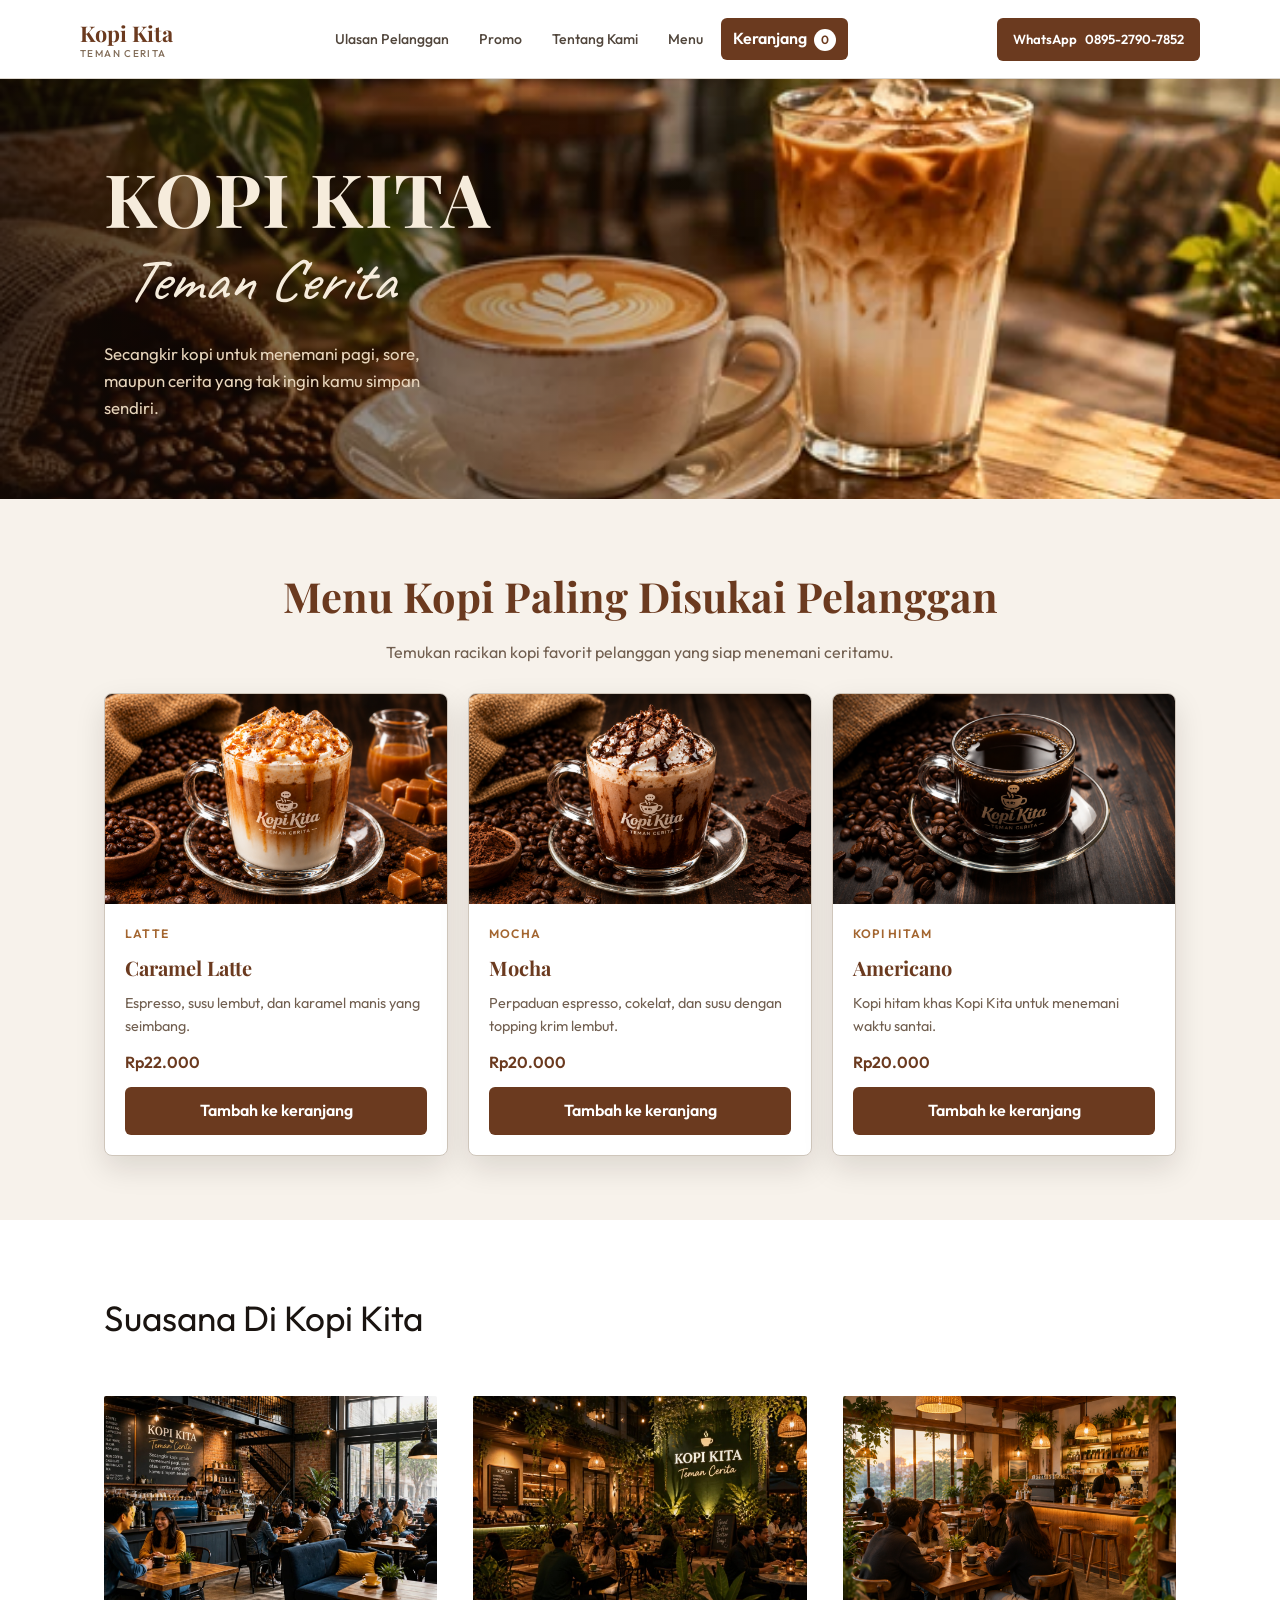
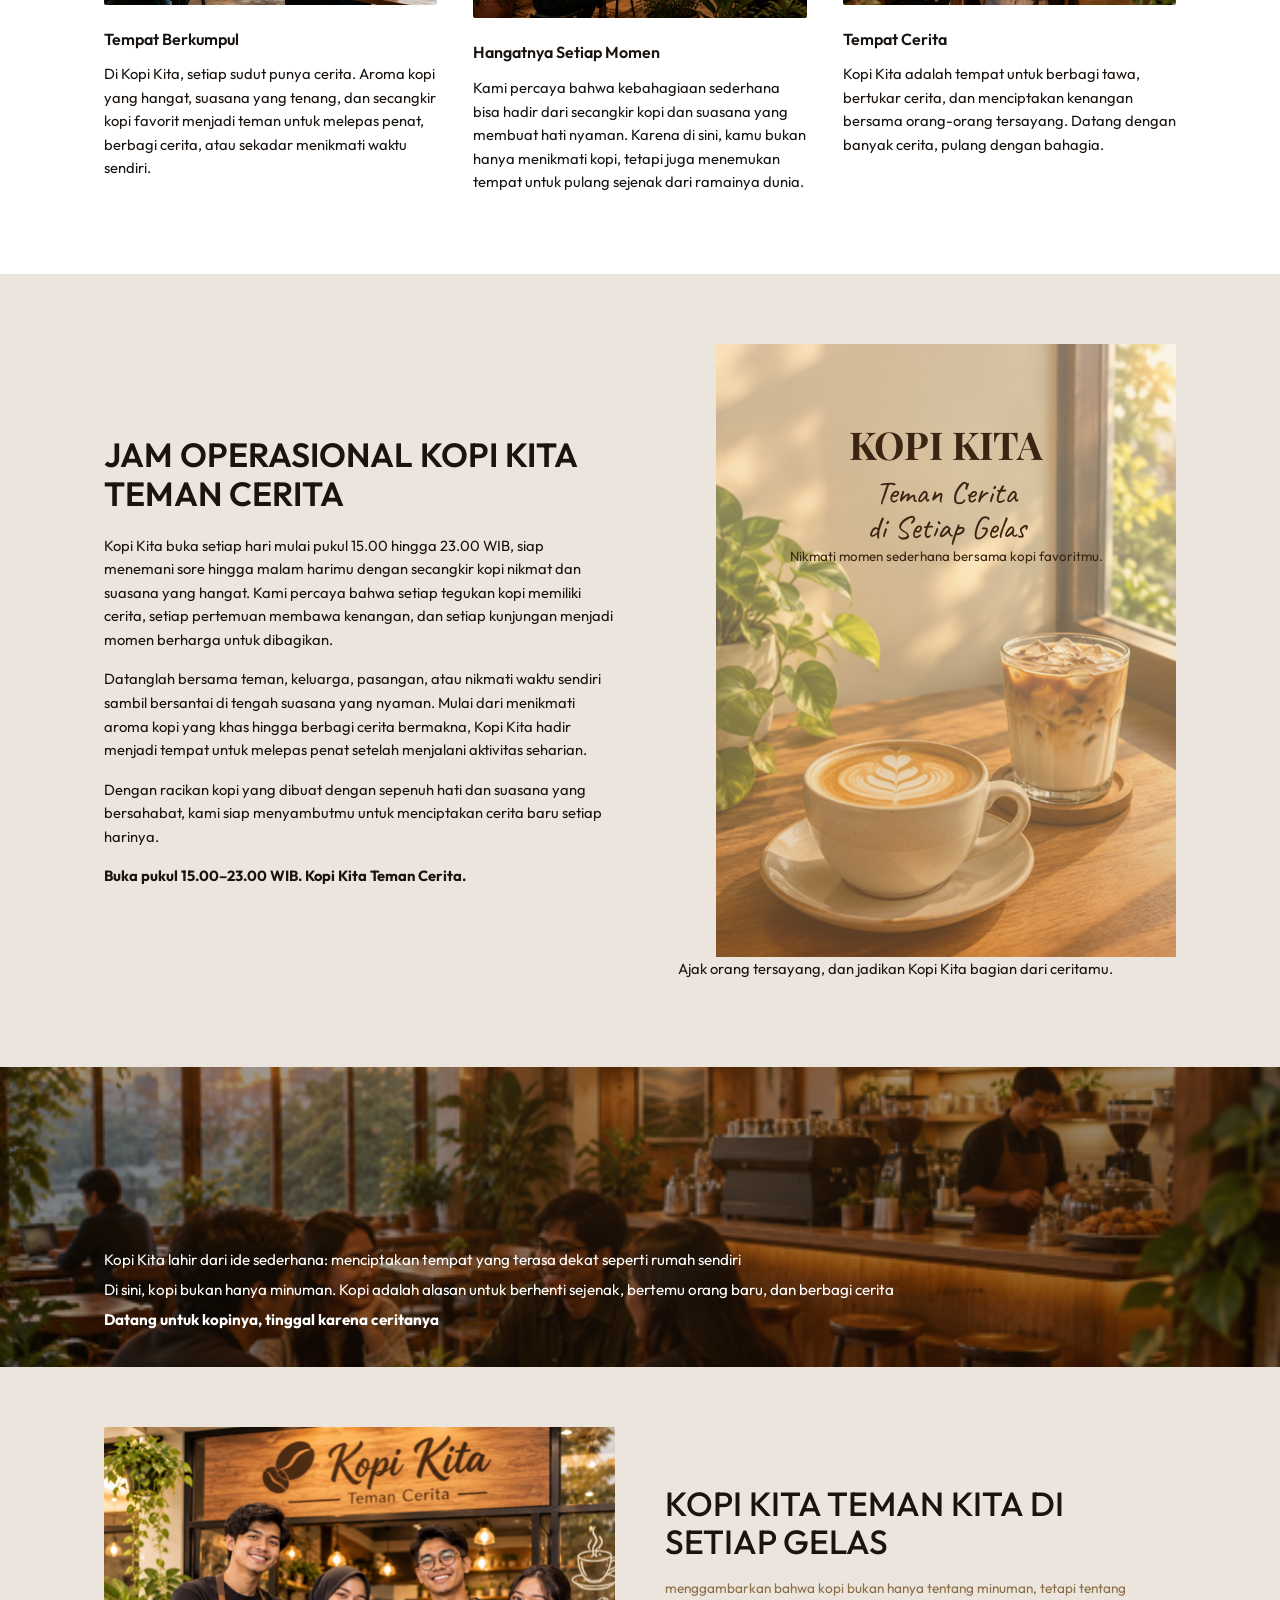
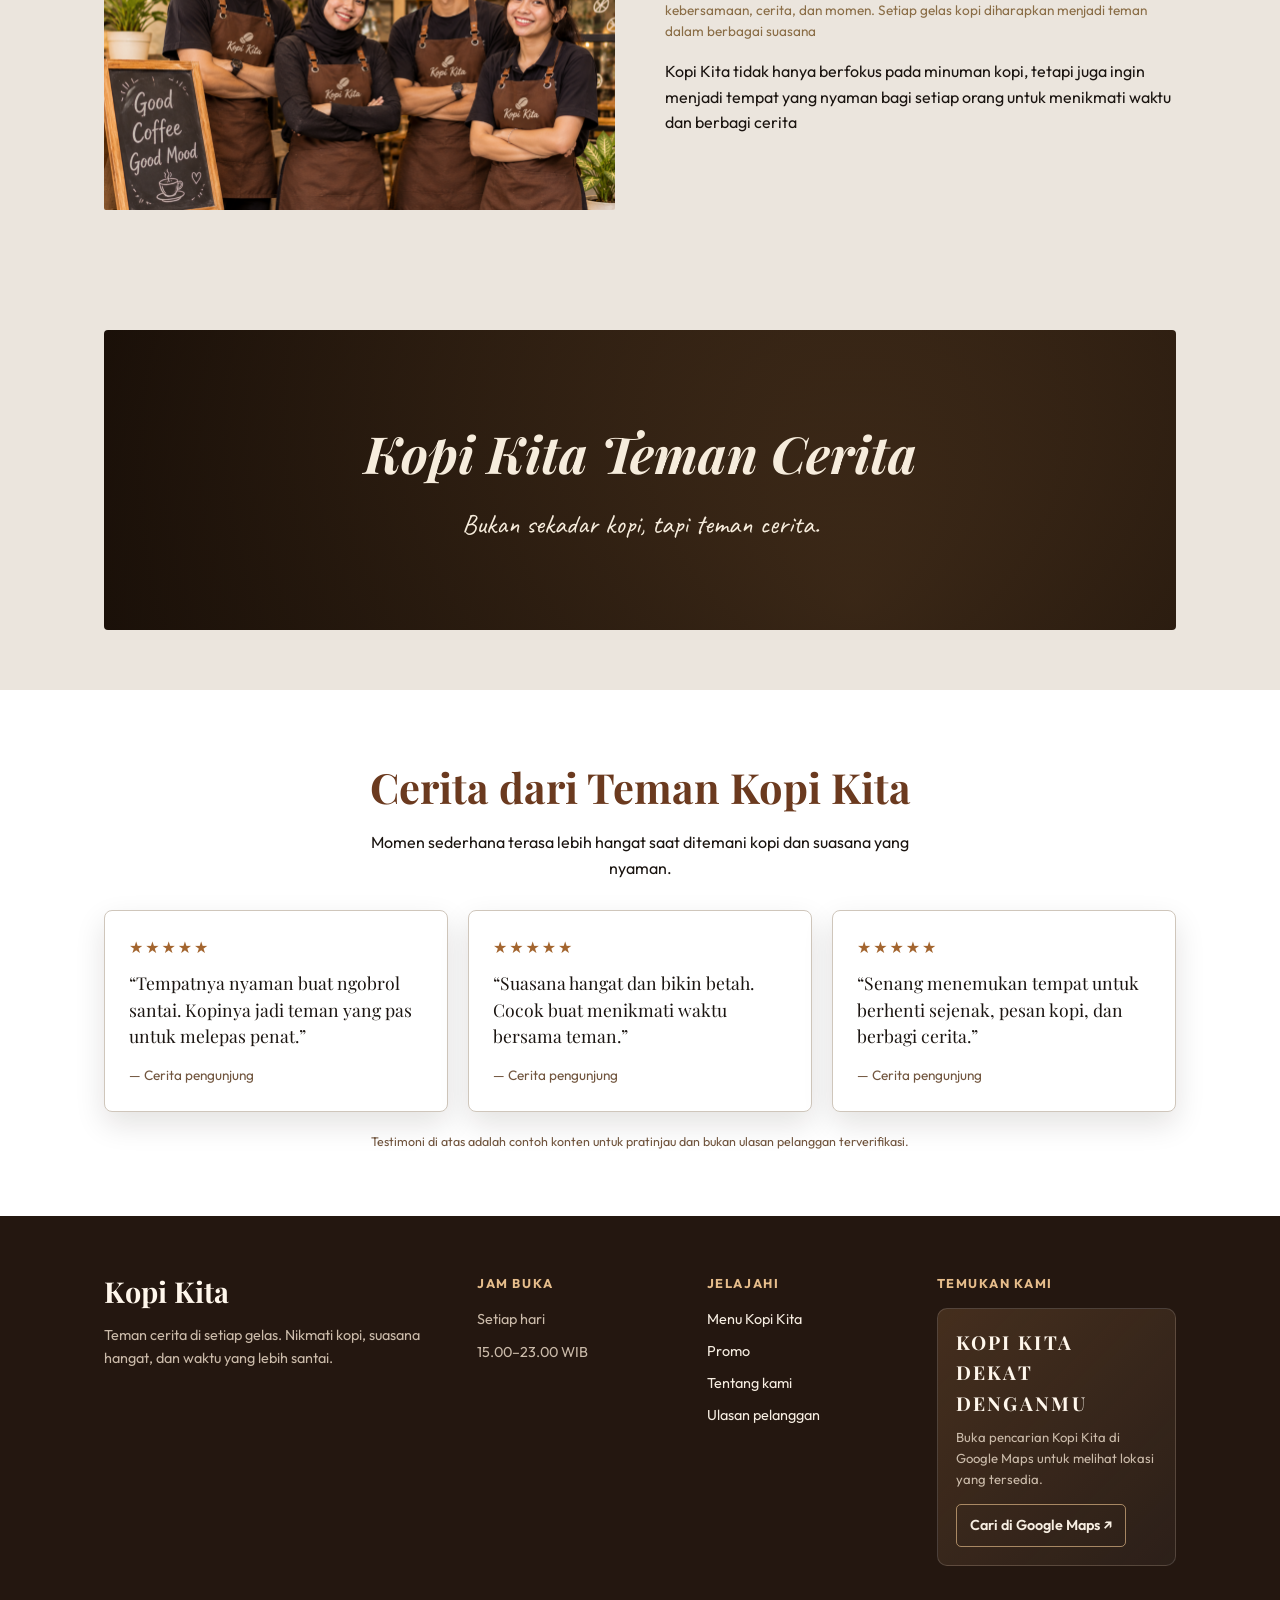
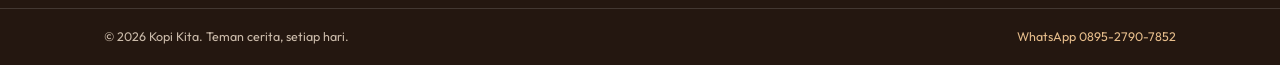
<file: index.html>
<!DOCTYPE html>
<html lang="id">
<head>
<meta charset="utf-8">
<meta name="viewport" content="width=device-width, initial-scale=1, viewport-fit=cover">
<title>Kopi Kita – Teman Cerita</title>
<link href="https://fonts.googleapis.com/css2?family=Outfit:wght@400;500;600&family=Playfair+Display:wght@600;700&family=Caveat:wght@500;600&display=swap" rel="stylesheet">
<style>
:root {
  --bg: #ffffff;
  --ink: #1a1410;
  --sand: #ebe5dd;
  --brown: #6b3a1f;
  --mocha: #a58a80;
  --cream: #f3ead8;
  --tan: #d9a65f;
  --line: #cfc6bb;
  --shadow: rgba(24, 13, 8, 0.12);
}

* {
  box-sizing: border-box;
}

html {
  scroll-behavior: smooth;
  scroll-padding-top: env(safe-area-inset-top, 0px);
}

body {
  margin: 0;
  background: var(--bg);
  color: var(--ink);
  font-family: 'Outfit', system-ui, sans-serif;
  line-height: 1.6;
}

a {
  color: inherit;
}

img {
  display: block;
  max-width: 100%;
}

.wrap {
  max-width: 1120px;
  margin: 0 auto;
  padding: 0 24px;
}

.site-header {
  position: sticky;
  top: 0;
  z-index: 20;
  padding: 0 24px;
  border-bottom: 1px solid rgba(207, 198, 187, 0.7);
  background: rgba(255, 255, 255, 0.96);
  box-shadow: 0 8px 24px rgba(35, 24, 16, 0.06);
  backdrop-filter: blur(14px);
}

.header-inner {
  display: flex;
  align-items: center;
  justify-content: space-between;
  gap: 28px;
  max-width: 1120px;
  min-height: 78px;
  margin: 0 auto;
}

.logo {
  color: var(--brown);
  font-family: 'Playfair Display', serif;
  font-size: 1.35rem;
  font-weight: 700;
  text-decoration: none;
  white-space: nowrap;
}

.logo span {
  display: block;
  margin-top: -5px;
  color: #806b57;
  font-family: 'Outfit', system-ui, sans-serif;
  font-size: 0.62rem;
  font-weight: 500;
  letter-spacing: 0.14em;
  text-transform: uppercase;
}

.site-nav {
  display: flex;
  align-items: center;
  justify-content: center;
  gap: 6px;
}

.site-nav a {
  padding: 9px 12px;
  border-radius: 6px;
  color: #51463c;
  font-size: 0.88rem;
  font-weight: 500;
  text-decoration: none;
  transition: background-color 180ms ease, color 180ms ease;
}

.site-nav a:hover,
.site-nav a:focus-visible {
  background: #f3eadf;
  color: var(--brown);
}

.header-contact {
  display: inline-flex;
  align-items: center;
  justify-content: center;
  gap: 8px;
  padding: 11px 16px;
  border-radius: 6px;
  background: var(--brown);
  color: #fff;
  font-size: 0.82rem;
  font-weight: 600;
  text-decoration: none;
  white-space: nowrap;
  transition: background-color 180ms ease, transform 180ms ease;
}

.header-contact:hover {
  transform: translateY(-2px);
  background: #4a2918;
}

.header-contact:focus-visible,
.site-nav a:focus-visible {
  outline: 3px solid #d9a65f;
  outline-offset: 3px;
}

.hero {
  min-height: 420px;
  display: flex;
  align-items: center;
  color: #f6ecdc;
  position: relative;
  overflow: hidden;
  background: radial-gradient(ellipse at 78% 45%, #c98e55 0, transparent 28%), radial-gradient(ellipse at 90% 80%, #3c2512 0, transparent 35%), linear-gradient(100deg, #2a1a0f 0%, #4a2d18 45%, #7a4d2a 100%);
}

.hero .bg {
  animation: hero-drift 24s ease-in-out infinite alternate;
}

.hero::after {
  content: "";
  position: absolute;
  inset: 0;
  background: linear-gradient(90deg, rgba(20, 10, 5, 0.78), transparent 70%);
}

.hero .bg {
  position: absolute;
  inset: 0;
  width: 100%;
  height: 100%;
  object-fit: cover;
}

.hero .wrap {
  position: relative;
  z-index: 1;
  width: 100%;
}

.hero h1 {
  font-family: 'Playfair Display', serif;
  font-size: clamp(2.6rem, 7vw, 4.6rem);
  margin: 0;
  letter-spacing: 0.02em;
  line-height: 1.1;
}

.hero .script {
  font-family: 'Caveat', cursive;
  font-size: clamp(2.2rem, 6vw, 3.8rem);
  margin: -6px 0 12px 20px;
  font-style: italic;
}

.hero p {
  max-width: 340px;
  margin: 0;
  color: #e6d4bb;
  font-size: 1.05rem;
}

.suasana {
  padding: 70px 0 80px;
}

.suasana h2 {
  font-size: 2.2rem;
  font-weight: 400;
  margin: 0 0 50px;
}

.cols {
  display: grid;
  grid-template-columns: repeat(3, minmax(0, 1fr));
  gap: 36px;
  align-items: start;
}

.ph {
  aspect-ratio: 16 / 10;
  border-radius: 2px;
  background: linear-gradient(135deg, #2d1d12, #6a4222 55%, #b27a44);
  display: flex;
  align-items: center;
  justify-content: center;
  color: #f1dcc0;
  font-family: 'Playfair Display', serif;
  font-weight: 700;
  font-size: 1.1rem;
  text-align: center;
  overflow: hidden;
  position: relative;
  transition: transform 280ms ease, box-shadow 280ms ease;
}

.cols article:hover .ph,
.tim .ph:hover {
  transform: translateY(-5px);
  box-shadow: 0 16px 34px rgba(35, 24, 16, 0.16);
}

.cols article:nth-child(2) .ph {
  aspect-ratio: 3 / 2;
}

.ph img {
  width: 100%;
  height: 100%;
  object-fit: cover;
}

.cols h3 {
  font-size: 1rem;
  font-weight: 600;
  margin: 22px 0 10px;
}

.cols p {
  margin: 0;
  font-size: 0.92rem;
}

.jam {
  background: var(--sand);
  padding: 70px 0;
}

.jam .wrap {
  display: grid;
  grid-template-columns: 1fr 1fr;
  gap: 50px;
  align-items: center;
}

.jam h2 {
  font-size: 2.1rem;
  line-height: 1.15;
  margin: 0 0 20px;
  font-weight: 600;
}

.jam p {
  margin: 0 0 16px;
  font-size: 0.92rem;
}

.poster {
  aspect-ratio: 3 / 4;
  max-width: 460px;
  margin-left: auto;
  display: flex;
  flex-direction: column;
  justify-content: flex-start;
  align-items: center;
  text-align: center;
  padding: 70px 30px 30px;
  color: #3a2412;
  background: radial-gradient(circle at 70% 25%, #fff4d4 0, transparent 40%), linear-gradient(180deg, #f6ead5, #e2c79a 60%, #b9814a);
  position: relative;
  overflow: hidden;
  transition: transform 280ms ease, box-shadow 280ms ease;
}

.poster:hover {
  transform: translateY(-5px) rotate(0.5deg);
  box-shadow: 0 18px 38px rgba(35, 24, 16, 0.18);
}

.poster > img {
  position: absolute;
  inset: 0;
  width: 100%;
  height: 100%;
  object-fit: cover;
  opacity: 0.55;
}

.poster > * {
  position: relative;
  z-index: 1;
}

.poster b {
  font-family: 'Playfair Display', serif;
  font-size: 2.4rem;
}

.poster i {
  font-family: 'Caveat', cursive;
  font-size: 2rem;
  line-height: 1.1;
  font-style: normal;
}

.cap {
  font-size: 0.7rem;
  text-align: center;
  max-width: 460px;
  margin: 12px 0 0 auto;
}

.banner {
  min-height: 300px;
  display: flex;
  align-items: flex-end;
  color: #fff;
  position: relative;
  overflow: hidden;
  background: linear-gradient(180deg, rgba(0, 0, 0, 0.2), rgba(0, 0, 0, 0.65)), linear-gradient(100deg, #1d130b, #5a3a1e 50%, #2a1a0f);
}

.banner > img {
  position: absolute;
  inset: 0;
  width: 100%;
  height: 100%;
  object-fit: cover;
  opacity: 0.55;
}

.banner .wrap {
  position: relative;
  z-index: 1;
  width: 100%;
  padding-bottom: 28px;
}

.banner p {
  margin: 6px 0;
  font-size: 0.95rem;
}

.tim {
  background: var(--sand);
  padding: 60px 0;
}

.tim .wrap {
  display: grid;
  grid-template-columns: 1fr 1fr;
  gap: 50px;
  align-items: center;
}

.tim .ph {
  aspect-ratio: 4 / 3;
  font-size: 1.5rem;
  background: linear-gradient(135deg, #3b2514, #8a5a30 60%, #d1a064);
}

.tim h2 {
  font-size: 2.1rem;
  line-height: 1.15;
  margin: 0 0 16px;
  font-weight: 500;
}

.tim .sub {
  color: #8a6d46;
  font-size: 0.85rem;
}

.quote {
  padding: 60px 0;
  background: var(--sand);
}

.quote .box {
  border-radius: 4px;
  min-height: 300px;
  display: flex;
  flex-direction: column;
  justify-content: center;
  align-items: center;
  text-align: center;
  color: #f6ecdc;
  padding: 30px;
  background: linear-gradient(rgba(20, 12, 6, 0.72), rgba(20, 12, 6, 0.8)), radial-gradient(circle at 70% 90%, #c98e55, #2a1a0f);
}

.quote h2 {
  font-family: 'Playfair Display', serif;
  font-style: italic;
  font-size: clamp(2rem, 5vw, 3.2rem);
  margin: 0;
}

.quote p {
  font-family: 'Caveat', cursive;
  font-size: 1.7rem;
  margin: 8px 0 0;
}

.testimonials {
  padding: 64px 0;
  background: var(--bg);
}

.home-cart-button,
.home-add-to-cart,
.home-checkout-button {
  border: 0;
  border-radius: 6px;
  background: var(--brown);
  color: #fff;
  cursor: pointer;
  font: inherit;
  font-weight: 600;
}

.home-cart-button {
  padding: 8px 12px;
  white-space: nowrap;
}

.home-cart-count {
  display: inline-grid;
  min-width: 22px;
  height: 22px;
  margin-left: 4px;
  padding: 0 5px;
  place-items: center;
  border-radius: 999px;
  background: #fff;
  color: var(--brown);
  font-size: 0.75rem;
}

.home-menu {
  padding: 64px 0;
  background: #f7f2eb;
}

.home-menu-heading {
  margin: 0;
  color: var(--brown);
  font-family: 'Playfair Display', serif;
  font-size: clamp(1.8rem, 4vw, 2.6rem);
  text-align: center;
}

.home-menu-intro {
  max-width: 620px;
  margin: 10px auto 28px;
  color: #715f50;
  text-align: center;
}

.home-menu-grid {
  display: grid;
  grid-template-columns: repeat(3, minmax(0, 1fr));
  gap: 20px;
}

.home-menu-card {
  overflow: hidden;
  border: 1px solid var(--line);
  border-radius: 8px;
  background: #fff;
  box-shadow: 0 12px 30px var(--shadow);
}

.home-menu-card > img {
  width: 100%;
  height: 210px;
  object-fit: cover;
}

.home-menu-copy {
  padding: 20px;
}

.home-menu-copy .menu-label {
  margin: 0 0 8px;
  color: #a3652f;
  font-size: 0.76rem;
  font-weight: 600;
  letter-spacing: 0.1em;
  text-transform: uppercase;
}

.home-menu-copy h3 {
  margin: 0;
  color: var(--brown);
  font-family: 'Playfair Display', serif;
  font-size: 1.25rem;
}

.home-menu-copy > p:not(.menu-label, .menu-price) {
  min-height: 3.2em;
  margin: 8px 0 0;
  color: #715f50;
  font-size: 0.9rem;
}

.home-menu-copy .menu-price {
  margin: 12px 0 0;
  color: var(--brown);
  font-weight: 600;
}

.home-add-to-cart {
  width: 100%;
  margin-top: 12px;
  padding: 11px 14px;
}

.home-cart-button:hover,
.home-add-to-cart:hover,
.home-checkout-button:hover {
  background: #4a2918;
}

.home-cart-button:focus-visible,
.home-add-to-cart:focus-visible,
.home-checkout-button:focus-visible,
.home-cart-close:focus-visible,
.cart-quantity button:focus-visible {
  outline: 3px solid #d9a65f;
  outline-offset: 3px;
}

.cart-dialog {
  width: min(520px, calc(100% - 28px));
  max-height: min(80vh, 720px);
  padding: 24px;
  border: 1px solid var(--line);
  border-radius: 12px;
  color: var(--ink);
  box-shadow: 0 24px 80px rgba(0, 0, 0, 0.24);
}

.cart-dialog::backdrop {
  background: rgba(26, 20, 16, 0.55);
}

.home-cart-header {
  display: flex;
  align-items: flex-start;
  justify-content: space-between;
  gap: 16px;
}

.home-cart-header p {
  margin: 0 0 4px;
  color: #a3652f;
  font-size: 0.76rem;
  font-weight: 600;
  letter-spacing: 0.1em;
  text-transform: uppercase;
}

.home-cart-header h2 {
  margin: 0;
  color: var(--brown);
  font-family: 'Playfair Display', serif;
  font-size: 1.8rem;
}

.home-cart-close {
  width: 38px;
  height: 38px;
  border: 1px solid var(--line);
  border-radius: 50%;
  background: #fff;
  color: var(--brown);
  cursor: pointer;
  font-size: 1.5rem;
  line-height: 1;
}

.cart-status {
  min-height: 1.5em;
  margin: 12px 0;
  color: #715f50;
  font-size: 0.85rem;
}

.cart-items {
  display: grid;
  max-height: 36vh;
  gap: 12px;
  margin: 0;
  padding: 0;
  overflow-y: auto;
  list-style: none;
}

.cart-item {
  display: flex;
  align-items: center;
  justify-content: space-between;
  gap: 16px;
  padding: 14px 0;
  border-bottom: 1px solid var(--line);
}

.cart-item-name {
  margin: 0;
  color: var(--brown);
  font-weight: 600;
}

.cart-item-price {
  margin: 2px 0 0;
  color: #715f50;
  font-size: 0.84rem;
}

.cart-quantity {
  display: flex;
  align-items: center;
  gap: 10px;
  white-space: nowrap;
}

.cart-quantity button {
  width: 32px;
  height: 32px;
  border: 1px solid var(--line);
  border-radius: 50%;
  background: #fff;
  color: var(--brown);
  cursor: pointer;
  font: inherit;
  font-size: 1.1rem;
}

.cart-empty {
  padding: 18px 0;
  color: #715f50;
}

.cart-total {
  display: flex;
  justify-content: space-between;
  margin: 18px 0;
  padding-top: 16px;
  border-top: 1px solid var(--line);
}

.cart-total strong {
  color: var(--brown);
}

.home-checkout-button {
  display: block;
  padding: 12px 16px;
  text-align: center;
  text-decoration: none;
}

.home-checkout-button[aria-disabled="true"] {
  opacity: 0.5;
  pointer-events: none;
}

.home-cart-note {
  margin: 12px 0 0;
  color: #715f50;
  font-size: 0.78rem;
}

.testimonials h2 {
  margin: 0 0 10px;
  color: var(--brown);
  font-family: 'Playfair Display', serif;
  font-size: clamp(1.8rem, 4vw, 2.6rem);
  text-align: center;
}

.testimonials-intro {
  max-width: 600px;
  margin: 0 auto 28px;
  text-align: center;
}

.testimonials-grid {
  display: grid;
  grid-template-columns: repeat(3, minmax(0, 1fr));
  gap: 20px;
}

.testimonial-card {
  padding: 24px;
  border: 1px solid var(--line);
  border-radius: 8px;
  background: var(--bg);
  box-shadow: 0 12px 30px var(--shadow);
  transition: transform 220ms ease, box-shadow 220ms ease;
}

.testimonial-card:hover {
  transform: translateY(-6px);
  box-shadow: 0 18px 38px rgba(24, 13, 8, 0.16);
}

.testimonial-stars {
  margin: 0 0 10px;
  color: #a3652f;
  letter-spacing: 0.12em;
}

.testimonial-card blockquote {
  margin: 0;
  font-family: 'Playfair Display', serif;
  font-size: 1.1rem;
  line-height: 1.5;
}

.testimonial-author {
  margin: 16px 0 0;
  color: #71553e;
  font-size: 0.85rem;
}

.testimonial-note {
  margin: 20px 0 0;
  color: #71553e;
  font-size: 0.78rem;
  text-align: center;
}

footer {
  background: #241710;
  color: #f7eee2;
  padding: 52px 0 0;
}

.footer-main {
  display: grid;
  grid-template-columns: 1.4fr 0.8fr 0.8fr 1fr;
  gap: 38px;
  padding-bottom: 42px;
}

.footer-brand h2 {
  margin: 0;
  color: #fff7ec;
  font-family: 'Playfair Display', serif;
  font-size: 1.8rem;
}

.footer-brand p,
.footer-column p {
  margin: 10px 0 0;
  color: #cbbbaa;
  font-size: 0.9rem;
}

.footer-column h3 {
  margin: 5px 0 14px;
  color: #e6bd8b;
  font-size: 0.8rem;
  letter-spacing: 0.12em;
  text-transform: uppercase;
}

.footer-column a {
  display: block;
  width: fit-content;
  margin-top: 9px;
  color: #f7eee2;
  font-size: 0.9rem;
  text-decoration: none;
}

.footer-column a:hover,
.footer-bottom a:hover {
  color: #e6bd8b;
  text-decoration: underline;
  text-underline-offset: 3px;
}

.map-card {
  position: relative;
  padding: 18px;
  border: 1px solid rgba(255, 255, 255, 0.14);
  border-radius: 10px;
  background: linear-gradient(135deg, rgba(201, 142, 85, 0.2), rgba(255, 255, 255, 0.04));
}

.map-card h3 {
  margin: 0;
  color: #fff7ec;
  font-family: 'Playfair Display', serif;
  font-size: 1.2rem;
}

.map-card p {
  margin: 8px 0 14px;
  color: #cbbbaa;
  font-size: 0.82rem;
}

.map-link {
  display: inline-flex;
  align-items: center;
  gap: 7px;
  padding: 9px 13px;
  border: 1px solid rgba(230, 189, 139, 0.65);
  border-radius: 5px;
  color: #ffe0b5;
  text-decoration: none;
  font-size: 0.82rem;
  font-weight: 600;
}

.map-link:hover {
  background: rgba(230, 189, 139, 0.12);
}

.footer-bottom {
  border-top: 1px solid rgba(255, 255, 255, 0.14);
  padding: 18px 0;
  color: #cbbbaa;
  font-size: 0.78rem;
}

.footer-bottom .wrap {
  display: flex;
  justify-content: space-between;
  gap: 12px;
  flex-wrap: wrap;
}

.footer-bottom p {
  margin: 0;
}

.footer-bottom a {
  color: #e6bd8b;
  text-decoration: none;
}

@keyframes hero-drift {
  from {
    transform: scale(1);
  }
  to {
    transform: scale(1.07);
  }
}

.motion-ready [data-reveal] {
  opacity: 0;
  transform: translateY(24px);
  transition: opacity 650ms ease, transform 650ms cubic-bezier(0.2, 0.7, 0.2, 1);
}

.motion-ready [data-reveal].is-visible {
  opacity: 1;
  transform: translateY(0);
}

.motion-ready .testimonials-grid [data-reveal]:nth-child(2) {
  transition-delay: 100ms;
}

.motion-ready .testimonials-grid [data-reveal]:nth-child(3) {
  transition-delay: 200ms;
}

@media (max-width: 820px) {
  .cols,
  .jam .wrap,
  .tim .wrap,
  .testimonials-grid,
  .home-menu-grid {
    grid-template-columns: 1fr;
  }

  .poster,
  .cap {
    margin-inline: auto;
  }

  .footer-main {
    grid-template-columns: repeat(2, minmax(0, 1fr));
    gap: 30px 24px;
  }

  .header-inner {
    min-height: 72px;
    gap: 12px 20px;
    flex-wrap: wrap;
    padding: 12px 0;
  }

  .site-header {
    padding: 0 20px;
  }

  .site-nav {
    order: 3;
    width: 100%;
    justify-content: flex-start;
    overflow-x: auto;
    padding-bottom: 2px;
  }

  .site-nav a {
    flex: 0 0 auto;
  }
}

@media (max-width: 520px) {
  footer {
    padding-top: 38px;
  }

  .footer-main {
    grid-template-columns: 1fr;
    gap: 26px;
  }

  .footer-bottom .wrap {
    flex-direction: column;
  }

  .header-inner {
    gap: 8px;
  }

  .logo {
    font-size: 1.2rem;
  }

  .header-contact {
    padding: 9px 12px;
    font-size: 0.76rem;
  }

  .site-nav {
    gap: 2px;
    margin: 0 -4px;
    flex-wrap: wrap;
    overflow: visible;
  }

  .site-nav a {
    padding: 7px 8px;
    font-size: 0.76rem;
  }

  .home-menu {
    padding: 48px 0;
  }

  .home-menu-card > img {
    height: 190px;
  }

  .cart-dialog {
    padding: 20px;
  }
}

@media (prefers-reduced-motion: reduce) {
  *,
  *::before,
  *::after {
    scroll-behavior: auto !important;
    animation-duration: 0.01ms !important;
    animation-iteration-count: 1 !important;
    transition-duration: 0.01ms !important;
  }

  .motion-ready [data-reveal] {
    opacity: 1;
    transform: none;
  }
}
</style>

</head>
<body>
<svg width="0" height="0" style="position:absolute" aria-hidden="true"><defs><linearGradient id="warm" x1="0" y1="0" x2="1" y2="1"><stop offset="0" stop-color="#f8ebd2"/><stop offset="1" stop-color="#d9a867"/></linearGradient><linearGradient id="wood" x1="0" y1="0" x2="0" y2="1"><stop offset="0" stop-color="#b87a42"/><stop offset="1" stop-color="#6b3f1e"/></linearGradient><linearGradient id="dk" x1="0" y1="0" x2="0" y2="1"><stop offset="0" stop-color="#2a1a0f"/><stop offset="1" stop-color="#5a3a1e"/></linearGradient></defs>
<symbol id="cup" viewBox="0 0 400 200"><ellipse cx="160" cy="178" rx="105" ry="16" fill="#efe3cf"/><path d="M85 100h150c0 52-28 76-75 76s-75-24-75-76z" fill="#f6ecdc"/><path d="M235 115c36-6 38 36 0 40" fill="none" stroke="#f6ecdc" stroke-width="10"/><ellipse cx="160" cy="100" rx="75" ry="13" fill="#8a5430"/><ellipse cx="160" cy="100" rx="38" ry="6" fill="#ecd3ab"/><path d="M130 80c-12-18 12-26 0-46M170 80c-12-18 12-26 0-46" fill="none" stroke="#fff" stroke-opacity=".55" stroke-width="5" stroke-linecap="round"/><rect x="290" y="45" width="70" height="130" rx="9" fill="#e9d2b0" fill-opacity=".9"/><rect x="290" y="95" width="70" height="80" rx="9" fill="#9a5f33"/><rect x="300" y="58" width="22" height="22" rx="4" fill="#fff" fill-opacity=".55"/><rect x="328" y="72" width="20" height="20" rx="4" fill="#fff" fill-opacity=".45"/><path d="M340 45l12-40" stroke="#3b2210" stroke-width="6"/><g fill="#3b2210"><ellipse cx="40" cy="185" rx="14" ry="9" transform="rotate(-20 40 185)"/><ellipse cx="68" cy="194" rx="14" ry="9" transform="rotate(25 68 194)"/><ellipse cx="380" cy="190" rx="14" ry="9" transform="rotate(10 380 190)"/></g></symbol>
<symbol id="cafe" viewBox="0 0 400 250" preserveAspectRatio="xMidYMid slice"><rect width="400" height="250" fill="url(#dk)"/><rect x="20" y="70" width="110" height="5" fill="#a06a38"/><rect x="20" y="105" width="110" height="5" fill="#a06a38"/><g fill="#d9a65f"><rect x="28" y="52" width="10" height="18"/><rect x="48" y="56" width="10" height="14"/><rect x="80" y="50" width="12" height="20"/><rect x="34" y="88" width="12" height="17"/><rect x="96" y="86" width="12" height="19"/></g><g stroke="#c98e55"><path d="M180 0v40M260 0v55M340 0v35"/></g><g fill="#ffd98a"><circle cx="180" cy="46" r="10"/><circle cx="260" cy="61" r="10"/><circle cx="340" cy="41" r="10"/></g><g fill="#ffd98a" opacity=".18"><circle cx="180" cy="46" r="32"/><circle cx="260" cy="61" r="32"/><circle cx="340" cy="41" r="32"/></g><g fill="#3f7a45"><circle cx="380" cy="110" r="28"/><circle cx="20" cy="150" r="22"/></g><rect y="200" width="400" height="50" fill="url(#wood)"/><g fill="#8a5a30"><rect x="60" y="165" width="90" height="8"/><rect x="250" y="170" width="90" height="8"/></g><g fill="#2a1a12"><circle cx="90" cy="135" r="12"/><rect x="76" y="148" width="28" height="26" rx="10"/><circle cx="125" cy="140" r="11"/><rect x="112" y="152" width="26" height="22" rx="10"/><circle cx="285" cy="140" r="12"/><rect x="271" y="153" width="28" height="24" rx="10"/><circle cx="318" cy="143" r="11"/><rect x="305" y="155" width="26" height="22" rx="10"/></g></symbol>
<symbol id="team" viewBox="0 0 400 300"><rect width="400" height="300" fill="#c99a62"/><rect x="280" y="30" width="100" height="90" rx="4" fill="#2a1a12"/><text x="330" y="80" text-anchor="middle" fill="#f1dcc0" font-size="16" font-family="Playfair Display,serif">Kopi Kita</text><rect x="20" y="40" width="90" height="70" fill="#8a5a30"/><path d="M45 195h-1a60 60 0 0 1 120-0h-1" fill="none"/><circle cx="100" cy="160" r="28" fill="#e8b98f"/><path d="M72 155a28 26 0 0 1 56 0c-10-8-46-8-56 0z" fill="#1d140e"/><circle cx="200" cy="155" r="32" fill="#1d140e"/><circle cx="200" cy="160" r="24" fill="#e8b98f"/><circle cx="300" cy="160" r="28" fill="#e0ac80"/><path d="M272 155a28 26 0 0 1 56 0c-10-8-46-8-56 0z" fill="#1d140e"/><g fill="#3b2a20"><rect x="62" y="192" width="76" height="90" rx="22"/><rect x="160" y="192" width="80" height="90" rx="22"/><rect x="262" y="192" width="76" height="90" rx="22"/></g><rect y="245" width="400" height="55" fill="url(#wood)"/></symbol></svg>
<header class="site-header">
  <div class="header-inner">
    <a class="logo" href="index.html">Kopi Kita<span>Teman Cerita</span></a>
    <nav class="site-nav" aria-label="Navigasi utama">
      <a href="ulasan.html">Ulasan Pelanggan</a>
      <a href="promo.html">Promo</a>
      <a href="tentang.html">Tentang Kami</a>
      <a href="menu.html">Menu</a>
      <button class="home-cart-button" type="button" data-open-cart aria-haspopup="dialog">
        Keranjang <span class="home-cart-count" data-cart-count>0</span>
      </button>
    </nav>
    <a class="header-contact" href="https://wa.me/6289527907852?text=Halo%20Kopi%20Kita" target="_blank" rel="noreferrer">WhatsApp <span>0895-2790-7852</span></a>
  </div>
</header>

<section class="hero"><img class="bg" src="images/hero.jpg" alt="Kopi Kita" loading="lazy" onerror="this.style.display='none'"><div class="wrap" data-reveal>
  <h1>KOPI KITA</h1>
  <div class="script">Teman Cerita</div>
  <p>Secangkir kopi untuk menemani pagi, sore, maupun cerita yang tak ingin kamu simpan sendiri.</p>
</div></section>

<section class="home-menu" aria-labelledby="home-menu-title">
  <div class="wrap">
    <h2 class="home-menu-heading" id="home-menu-title">Menu Kopi Paling Disukai Pelanggan</h2>
    <p class="home-menu-intro">Temukan racikan kopi favorit pelanggan yang siap menemani ceritamu.</p>
    <div class="home-menu-grid">
      <article class="home-menu-card" data-product-id="kopi-susu-teman" data-product-name="Caramel Latte" data-product-price="22000">
        <img src="images/caramel-latte.png" alt="Caramel Latte dengan saus karamel dan krim di cangkir kaca" loading="lazy">
        <div class="home-menu-copy">
          <p class="menu-label">Latte</p>
          <h3>Caramel Latte</h3>
          <p>Espresso, susu lembut, dan karamel manis yang seimbang.</p>
          <p class="menu-price">Rp22.000</p>
          <button class="home-add-to-cart" type="button" data-add-to-cart>Tambah ke keranjang</button>
        </div>
      </article>
      <article class="home-menu-card" data-product-id="kopi-hitam-cerita" data-product-name="Mocha" data-product-price="20000">
        <img src="images/mocha.png" alt="Mocha dengan krim dan taburan cokelat di cangkir kaca" loading="lazy">
        <div class="home-menu-copy">
          <p class="menu-label">Mocha</p>
          <h3>Mocha</h3>
          <p>Perpaduan espresso, cokelat, dan susu dengan topping krim lembut.</p>
          <p class="menu-price">Rp20.000</p>
          <button class="home-add-to-cart" type="button" data-add-to-cart>Tambah ke keranjang</button>
        </div>
      </article>
      <article class="home-menu-card" data-product-id="cokelat-hangat" data-product-name="Americano" data-product-price="20000">
        <img src="images/americano.png" alt="Secangkir Americano Kopi Kita dengan biji kopi" loading="lazy">
        <div class="home-menu-copy">
          <p class="menu-label">Kopi hitam</p>
          <h3>Americano</h3>
          <p>Kopi hitam khas Kopi Kita untuk menemani waktu santai.</p>
          <p class="menu-price">Rp20.000</p>
          <button class="home-add-to-cart" type="button" data-add-to-cart>Tambah ke keranjang</button>
        </div>
      </article>
    </div>
  </div>
</section>

<section class="suasana"><div class="wrap">
  <h2 data-reveal>Suasana Di Kopi Kita</h2>
  <div class="cols">
    <article data-reveal><div class="ph"><img src="images/cafe-conversations.jpeg" alt="Suasana kafe Kopi Kita dengan pelanggan yang sedang berbincang" loading="lazy" onerror="this.style.display='none'"></div><h3>Tempat Berkumpul</h3><p>Di Kopi Kita, setiap sudut punya cerita. Aroma kopi yang hangat, suasana yang tenang, dan secangkir kopi favorit menjadi teman untuk melepas penat, berbagi cerita, atau sekadar menikmati waktu sendiri.</p></article>
    <article data-reveal><div class="ph"><img src="images/cafe-moments.jpeg" alt="Suasana hangat dan nyaman di Kopi Kita saat malam hari" loading="lazy" onerror="this.style.display='none'"></div><h3>Hangatnya Setiap Momen</h3><p>Kami percaya bahwa kebahagiaan sederhana bisa hadir dari secangkir kopi dan suasana yang membuat hati nyaman. Karena di sini, kamu bukan hanya menikmati kopi, tetapi juga menemukan tempat untuk pulang sejenak dari ramainya dunia.</p></article>
    <article data-reveal><div class="ph"><img src="images/cafe.jpg" alt="Kopi Kita" loading="lazy" onerror="this.style.display='none'"></div><h3>Tempat Cerita</h3><p>Kopi Kita adalah tempat untuk berbagi tawa, bertukar cerita, dan menciptakan kenangan bersama orang-orang tersayang. Datang dengan banyak cerita, pulang dengan bahagia.</p></article>
  </div>
</div></section>

<section class="jam"><div class="wrap">
  <div data-reveal>
    <h2>JAM OPERASIONAL KOPI KITA TEMAN CERITA</h2>
    <p>Kopi Kita buka setiap hari mulai pukul 15.00 hingga 23.00 WIB, siap menemani sore hingga malam harimu dengan secangkir kopi nikmat dan suasana yang hangat. Kami percaya bahwa setiap tegukan kopi memiliki cerita, setiap pertemuan membawa kenangan, dan setiap kunjungan menjadi momen berharga untuk dibagikan.</p>
    <p>Datanglah bersama teman, keluarga, pasangan, atau nikmati waktu sendiri sambil bersantai di tengah suasana yang nyaman. Mulai dari menikmati aroma kopi yang khas hingga berbagi cerita bermakna, Kopi Kita hadir menjadi tempat untuk melepas penat setelah menjalani aktivitas seharian.</p>
    <p>Dengan racikan kopi yang dibuat dengan sepenuh hati dan suasana yang bersahabat, kami siap menyambutmu untuk menciptakan cerita baru setiap harinya.</p>
    <p><b>Buka pukul 15.00–23.00 WIB. Kopi Kita Teman Cerita.</b></p>
  </div>
  <div data-reveal>
    <div class="poster"><img src="images/poster.jpg" alt="Kopi Kita" loading="lazy" onerror="this.style.display='none'"><b>KOPI KITA</b><i>Teman Cerita<br>di Setiap Gelas</i><small>Nikmati momen sederhana bersama kopi favoritmu.</small></div>
    <p class="cap">Ajak orang tersayang, dan jadikan Kopi Kita bagian dari ceritamu.</p>
  </div>
</div></section>

<section class="banner"><img src="images/cafe.jpg" alt="Kopi Kita" loading="lazy" onerror="this.style.display='none'"><div class="wrap" data-reveal>
  <p>Kopi Kita lahir dari ide sederhana: menciptakan tempat yang terasa dekat seperti rumah sendiri</p>
  <p>Di sini, kopi bukan hanya minuman. Kopi adalah alasan untuk berhenti sejenak, bertemu orang baru, dan berbagi cerita</p>
  <p><b>Datang untuk kopinya, tinggal karena ceritanya</b></p>
</div></section>

<section class="tim"><div class="wrap">
  <div class="ph" data-reveal><img src="images/team-portrait.png" alt="Tim Kopi Kita berkumpul di depan kedai" loading="lazy" onerror="this.style.display='none'"></div>
  <div data-reveal>
    <h2>KOPI KITA TEMAN KITA DI SETIAP GELAS</h2>
    <p class="sub">menggambarkan bahwa kopi bukan hanya tentang minuman, tetapi tentang kebersamaan, cerita, dan momen. Setiap gelas kopi diharapkan menjadi teman dalam berbagai suasana</p>
    <p>Kopi Kita tidak hanya berfokus pada minuman kopi, tetapi juga ingin menjadi tempat yang nyaman bagi setiap orang untuk menikmati waktu dan berbagi cerita</p>
  </div>
</div></section>

<section class="quote"><div class="wrap"><div class="box" data-reveal>
  <h2>Kopi Kita Teman Cerita</h2>
  <p>Bukan sekadar kopi, tapi teman cerita.</p>
</div></div></section>

<section class="testimonials" aria-labelledby="testimonials-title">
  <div class="wrap">
    <h2 id="testimonials-title">Cerita dari Teman Kopi Kita</h2>
    <p class="testimonials-intro">Momen sederhana terasa lebih hangat saat ditemani kopi dan suasana yang nyaman.</p>
    <div class="testimonials-grid">
      <article class="testimonial-card" data-reveal>
        <p class="testimonial-stars" aria-label="Lima bintang">★★★★★</p>
        <blockquote>“Tempatnya nyaman buat ngobrol santai. Kopinya jadi teman yang pas untuk melepas penat.”</blockquote>
        <p class="testimonial-author">— Cerita pengunjung</p>
      </article>
      <article class="testimonial-card" data-reveal>
        <p class="testimonial-stars" aria-label="Lima bintang">★★★★★</p>
        <blockquote>“Suasana hangat dan bikin betah. Cocok buat menikmati waktu bersama teman.”</blockquote>
        <p class="testimonial-author">— Cerita pengunjung</p>
      </article>
      <article class="testimonial-card" data-reveal>
        <p class="testimonial-stars" aria-label="Lima bintang">★★★★★</p>
        <blockquote>“Senang menemukan tempat untuk berhenti sejenak, pesan kopi, dan berbagi cerita.”</blockquote>
        <p class="testimonial-author">— Cerita pengunjung</p>
      </article>
    </div>
    <p class="testimonial-note">Testimoni di atas adalah contoh konten untuk pratinjau dan bukan ulasan pelanggan terverifikasi.</p>
  </div>
</section>

<footer>
  <div class="wrap footer-main">
    <div class="footer-brand">
      <h2>Kopi Kita</h2>
      <p>Teman cerita di setiap gelas. Nikmati kopi, suasana hangat, dan waktu yang lebih santai.</p>
    </div>
    <div class="footer-column">
      <h3>Jam buka</h3>
      <p>Setiap hari</p>
      <p>15.00–23.00 WIB</p>
    </div>
    <div class="footer-column">
      <h3>Jelajahi</h3>
      <a href="menu.html">Menu Kopi Kita</a>
      <a href="promo.html">Promo</a>
      <a href="tentang.html">Tentang kami</a>
      <a href="ulasan.html">Ulasan pelanggan</a>
    </div>
    <div class="footer-column">
      <h3>Temukan kami</h3>
      <div class="map-card">
        <h3>Kopi Kita dekat denganmu</h3>
        <p>Buka pencarian Kopi Kita di Google Maps untuk melihat lokasi yang tersedia.</p>
        <a class="map-link" href="https://www.google.com/maps/search/?api=1&amp;query=Kopi+Kita" target="_blank" rel="noreferrer">Cari di Google Maps <span aria-hidden="true">↗</span></a>
      </div>
    </div>
  </div>

  <div class="footer-bottom">
    <div class="wrap">
      <p>© 2026 Kopi Kita. Teman cerita, setiap hari.</p>
      <a href="https://wa.me/6289527907852" target="_blank" rel="noreferrer">WhatsApp 0895-2790-7852</a>
    </div>
  </div>
</footer>
<dialog class="cart-dialog" data-cart-dialog aria-labelledby="home-cart-title">
  <div class="home-cart-header">
    <div>
      <p>Pesananmu</p>
      <h2 id="home-cart-title">Keranjang</h2>
    </div>
    <button class="home-cart-close" type="button" data-close-cart aria-label="Tutup keranjang">×</button>
  </div>
  <p class="cart-status" data-cart-status role="status" aria-live="polite"></p>
  <ul class="cart-items" data-cart-items></ul>
  <p class="cart-empty" data-cart-empty>Keranjang masih kosong. Yuk pilih kopi favoritmu.</p>
  <div class="cart-total">
    <span>Total</span>
    <strong data-cart-total>Rp0</strong>
  </div>
  <a class="home-checkout-button" data-checkout href="https://wa.me/6289527907852" target="_blank" rel="noreferrer" aria-disabled="true">Pesan via WhatsApp</a>
  <p class="home-cart-note">Pesanan dan harga final dikonfirmasi langsung oleh Kopi Kita melalui WhatsApp.</p>
</dialog>
<script src="cart.js" defer></script>
<script>
  if ('IntersectionObserver' in window && !window.matchMedia('(prefers-reduced-motion: reduce)').matches) {
    document.documentElement.classList.add('motion-ready');
    const revealObserver = new IntersectionObserver((entries, observer) => {
      entries.forEach((entry) => {
        if (entry.isIntersecting) {
          entry.target.classList.add('is-visible');
          observer.unobserve(entry.target);
        }
      });
    }, { threshold: 0.12 });
    document.querySelectorAll('[data-reveal]').forEach((element) => revealObserver.observe(element));
  }
</script>
</body>
</html>
</file>
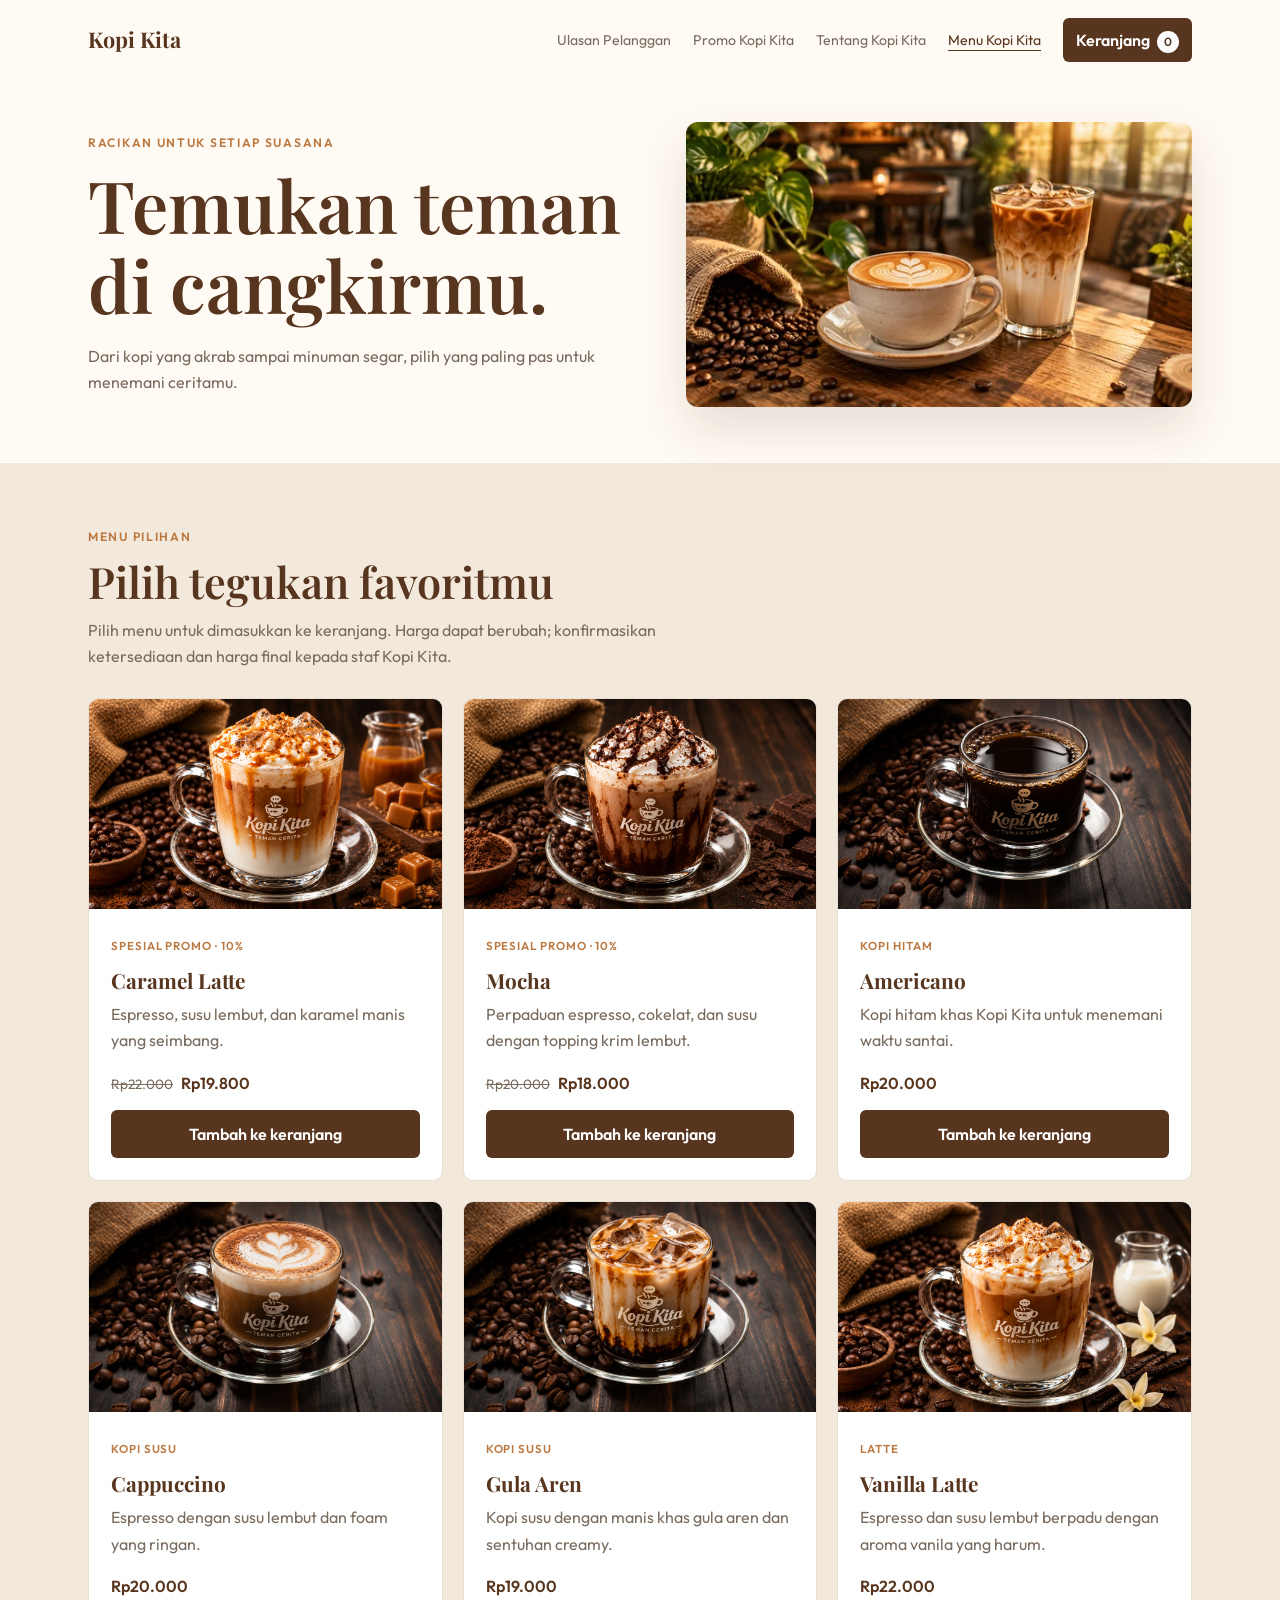
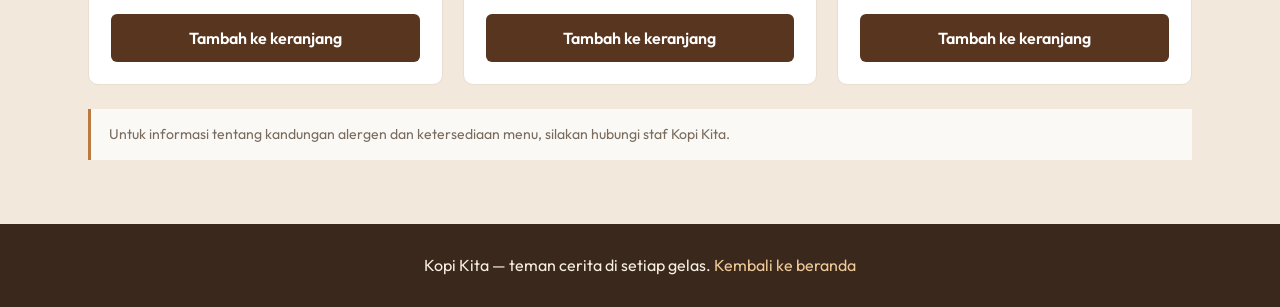
<file: menu.html>
<!DOCTYPE html>
<html lang="id">
<head>
  <meta charset="utf-8">
  <meta name="viewport" content="width=device-width, initial-scale=1">
  <meta name="description" content="Lihat inspirasi menu kopi dan minuman Kopi Kita Teman Cerita.">
  <title>Menu Kopi Kita | Kopi Kita</title>
  <link rel="preconnect" href="https://fonts.googleapis.com">
  <link rel="preconnect" href="https://fonts.gstatic.com" crossorigin>
  <link href="https://fonts.googleapis.com/css2?family=Outfit:wght@400;500;600&family=Playfair+Display:wght@600;700&display=swap" rel="stylesheet">
  <link rel="stylesheet" href="pages.css">
</head>
<body>
  <header class="site-header">
    <a class="site-logo" href="index.html">Kopi Kita</a>
    <nav class="site-nav" aria-label="Navigasi utama">
      <a href="ulasan.html">Ulasan Pelanggan</a>
      <a href="promo.html">Promo Kopi Kita</a>
      <a href="tentang.html">Tentang Kopi Kita</a>
      <a href="menu.html" aria-current="page">Menu Kopi Kita</a>
      <button class="cart-trigger" type="button" data-open-cart aria-haspopup="dialog">
        Keranjang <span class="cart-count" data-cart-count>0</span>
      </button>
    </nav>
  </header>

  <main>
    <section class="page-hero">
      <div class="page-hero-copy">
        <p class="eyebrow">Racikan untuk setiap suasana</p>
        <h1>Temukan teman di cangkirmu.</h1>
        <p>Dari kopi yang akrab sampai minuman segar, pilih yang paling pas untuk menemani ceritamu.</p>
      </div>
      <img src="images/hero.jpg" alt="Kopi susu dan kopi hitam di meja">
    </section>

    <section class="content-section">
      <div class="content-inner">
        <p class="eyebrow">Menu pilihan</p>
        <h2 class="section-heading">Pilih tegukan favoritmu</h2>
        <p class="section-intro">Pilih menu untuk dimasukkan ke keranjang. Harga dapat berubah; konfirmasikan ketersediaan dan harga final kepada staf Kopi Kita.</p>
        <div class="card-grid">
          <article class="content-card menu-card" data-product-id="kopi-susu-teman" data-product-name="Caramel Latte" data-product-price="19800">
            <img src="images/caramel-latte.png" alt="Caramel Latte dengan saus karamel dan krim di cangkir kaca">
            <div class="card-copy">
              <span class="card-label">Spesial promo · 10%</span>
              <h3>Caramel Latte</h3>
              <p>Espresso, susu lembut, dan karamel manis yang seimbang.</p>
              <p class="price"><del class="original-price">Rp22.000</del><span>Rp19.800</span></p>
              <button class="add-to-cart" type="button" data-add-to-cart>Tambah ke keranjang</button>
            </div>
          </article>
          <article class="content-card menu-card" data-product-id="kopi-hitam-cerita" data-product-name="Mocha" data-product-price="18000">
            <img src="images/mocha.png" alt="Mocha dengan krim dan taburan cokelat di cangkir kaca">
            <div class="card-copy">
              <span class="card-label">Spesial promo · 10%</span>
              <h3>Mocha</h3>
              <p>Perpaduan espresso, cokelat, dan susu dengan topping krim lembut.</p>
              <p class="price"><del class="original-price">Rp20.000</del><span>Rp18.000</span></p>
              <button class="add-to-cart" type="button" data-add-to-cart>Tambah ke keranjang</button>
            </div>
          </article>
          <article class="content-card menu-card" data-product-id="cokelat-hangat" data-product-name="Americano" data-product-price="20000">
            <img src="images/americano.png" alt="Secangkir Americano Kopi Kita dengan biji kopi">
            <div class="card-copy">
              <span class="card-label">Kopi hitam</span>
              <h3>Americano</h3>
              <p>Kopi hitam khas Kopi Kita untuk menemani waktu santai.</p>
              <p class="price">Rp20.000</p>
              <button class="add-to-cart" type="button" data-add-to-cart>Tambah ke keranjang</button>
            </div>
          </article>
          <article class="content-card menu-card" data-product-id="cappuccino" data-product-name="Cappuccino" data-product-price="20000">
            <img src="images/cappuccino.png" alt="Cappuccino Kopi Kita dengan foam susu dan taburan cokelat">
            <div class="card-copy">
              <span class="card-label">Kopi susu</span>
              <h3>Cappuccino</h3>
              <p>Espresso dengan susu lembut dan foam yang ringan.</p>
              <p class="price">Rp20.000</p>
              <button class="add-to-cart" type="button" data-add-to-cart>Tambah ke keranjang</button>
            </div>
          </article>
          <article class="content-card menu-card" data-product-id="gula-aren" data-product-name="Gula Aren" data-product-price="19000">
            <img src="images/gula-aren.png" alt="Kopi susu gula aren dengan es">
            <div class="card-copy">
              <span class="card-label">Kopi susu</span>
              <h3>Gula Aren</h3>
              <p>Kopi susu dengan manis khas gula aren dan sentuhan creamy.</p>
              <p class="price">Rp19.000</p>
              <button class="add-to-cart" type="button" data-add-to-cart>Tambah ke keranjang</button>
            </div>
          </article>
          <article class="content-card menu-card" data-product-id="vanilla-latte" data-product-name="Vanilla Latte" data-product-price="22000">
            <img src="images/vanilla-latte.png" alt="Vanilla Latte dengan krim lembut dan aroma vanila">
            <div class="card-copy">
              <span class="card-label">Latte</span>
              <h3>Vanilla Latte</h3>
              <p>Espresso dan susu lembut berpadu dengan aroma vanila yang harum.</p>
              <p class="price">Rp22.000</p>
              <button class="add-to-cart" type="button" data-add-to-cart>Tambah ke keranjang</button>
            </div>
          </article>
        </div>
        <p class="notice">Untuk informasi tentang kandungan alergen dan ketersediaan menu, silakan hubungi staf Kopi Kita.</p>
      </div>
    </section>

    <dialog class="cart-dialog" data-cart-dialog aria-labelledby="cart-title">
      <div class="cart-header">
        <div>
          <p class="eyebrow">Pesananmu</p>
          <h2 class="section-heading" id="cart-title">Keranjang</h2>
        </div>
        <button class="cart-close" type="button" data-close-cart aria-label="Tutup keranjang">×</button>
      </div>
      <p class="cart-status" data-cart-status role="status" aria-live="polite"></p>
      <ul class="cart-items" data-cart-items></ul>
      <p class="cart-empty" data-cart-empty>Keranjang masih kosong. Yuk pilih kopi favoritmu.</p>
      <div class="cart-total">
        <span>Total</span>
        <strong data-cart-total>Rp0</strong>
      </div>
      <a class="checkout-button" data-checkout href="https://wa.me/6289527907852" target="_blank" rel="noreferrer" aria-disabled="true">Pesan via WhatsApp</a>
      <p class="cart-note">Pesanan dan harga final dikonfirmasi langsung oleh Kopi Kita melalui WhatsApp.</p>
    </dialog>
  </main>

  <footer class="site-footer">
    <p>Kopi Kita — teman cerita di setiap gelas. <a href="index.html">Kembali ke beranda</a></p>
  </footer>
  <script src="cart.js" defer></script>
</body>
</html>
</file>
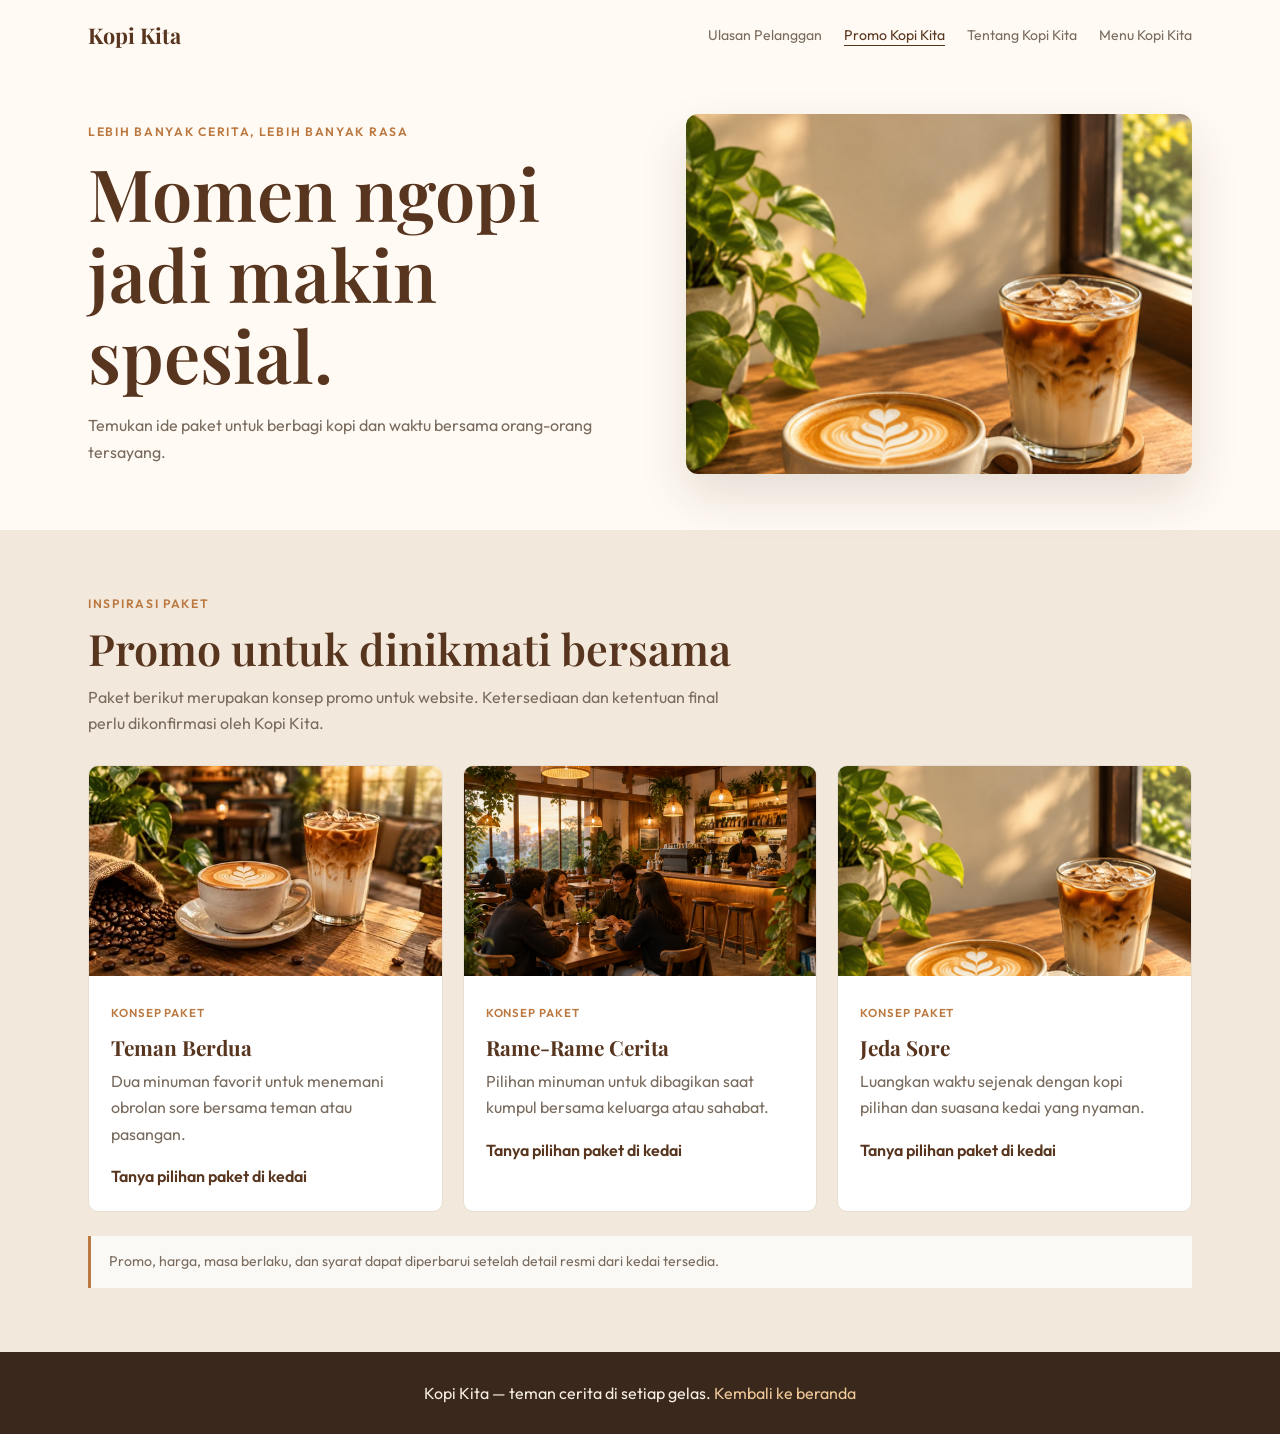
<file: promo.html>
<!DOCTYPE html>
<html lang="id">
<head>
  <meta charset="utf-8">
  <meta name="viewport" content="width=device-width, initial-scale=1">
  <meta name="description" content="Inspirasi promo dan paket ngopi di Kopi Kita Teman Cerita.">
  <title>Promo Kopi Kita | Kopi Kita</title>
  <link rel="preconnect" href="https://fonts.googleapis.com">
  <link rel="preconnect" href="https://fonts.gstatic.com" crossorigin>
  <link href="https://fonts.googleapis.com/css2?family=Outfit:wght@400;500;600&family=Playfair+Display:wght@600;700&display=swap" rel="stylesheet">
  <link rel="stylesheet" href="pages.css">
</head>
<body>
  <header class="site-header">
    <a class="site-logo" href="index.html">Kopi Kita</a>
    <nav class="site-nav" aria-label="Navigasi utama">
      <a href="ulasan.html">Ulasan Pelanggan</a>
      <a href="promo.html" aria-current="page">Promo Kopi Kita</a>
      <a href="tentang.html">Tentang Kopi Kita</a>
      <a href="menu.html">Menu Kopi Kita</a>
    </nav>
  </header>

  <main>
    <section class="page-hero">
      <div class="page-hero-copy">
        <p class="eyebrow">Lebih banyak cerita, lebih banyak rasa</p>
        <h1>Momen ngopi jadi makin spesial.</h1>
        <p>Temukan ide paket untuk berbagi kopi dan waktu bersama orang-orang tersayang.</p>
      </div>
      <img src="images/poster.jpg" alt="Poster bernuansa hangat Kopi Kita">
    </section>

    <section class="content-section">
      <div class="content-inner">
        <p class="eyebrow">Inspirasi paket</p>
        <h2 class="section-heading">Promo untuk dinikmati bersama</h2>
        <p class="section-intro">Paket berikut merupakan konsep promo untuk website. Ketersediaan dan ketentuan final perlu dikonfirmasi oleh Kopi Kita.</p>
        <div class="card-grid">
          <article class="content-card">
            <img src="images/hero.jpg" alt="Dua minuman kopi di meja">
            <div class="card-copy">
              <span class="card-label">Konsep paket</span>
              <h3>Teman Berdua</h3>
              <p>Dua minuman favorit untuk menemani obrolan sore bersama teman atau pasangan.</p>
              <p class="price">Tanya pilihan paket di kedai</p>
            </div>
          </article>
          <article class="content-card">
            <img src="images/cafe.jpg" alt="Suasana kedai untuk berkumpul">
            <div class="card-copy">
              <span class="card-label">Konsep paket</span>
              <h3>Rame-Rame Cerita</h3>
              <p>Pilihan minuman untuk dibagikan saat kumpul bersama keluarga atau sahabat.</p>
              <p class="price">Tanya pilihan paket di kedai</p>
            </div>
          </article>
          <article class="content-card">
            <img src="images/poster.jpg" alt="Ilustrasi poster Kopi Kita">
            <div class="card-copy">
              <span class="card-label">Konsep paket</span>
              <h3>Jeda Sore</h3>
              <p>Luangkan waktu sejenak dengan kopi pilihan dan suasana kedai yang nyaman.</p>
              <p class="price">Tanya pilihan paket di kedai</p>
            </div>
          </article>
        </div>
        <p class="notice">Promo, harga, masa berlaku, dan syarat dapat diperbarui setelah detail resmi dari kedai tersedia.</p>
      </div>
    </section>
  </main>

  <footer class="site-footer">
    <p>Kopi Kita — teman cerita di setiap gelas. <a href="index.html">Kembali ke beranda</a></p>
  </footer>
</body>
</html>
</file>
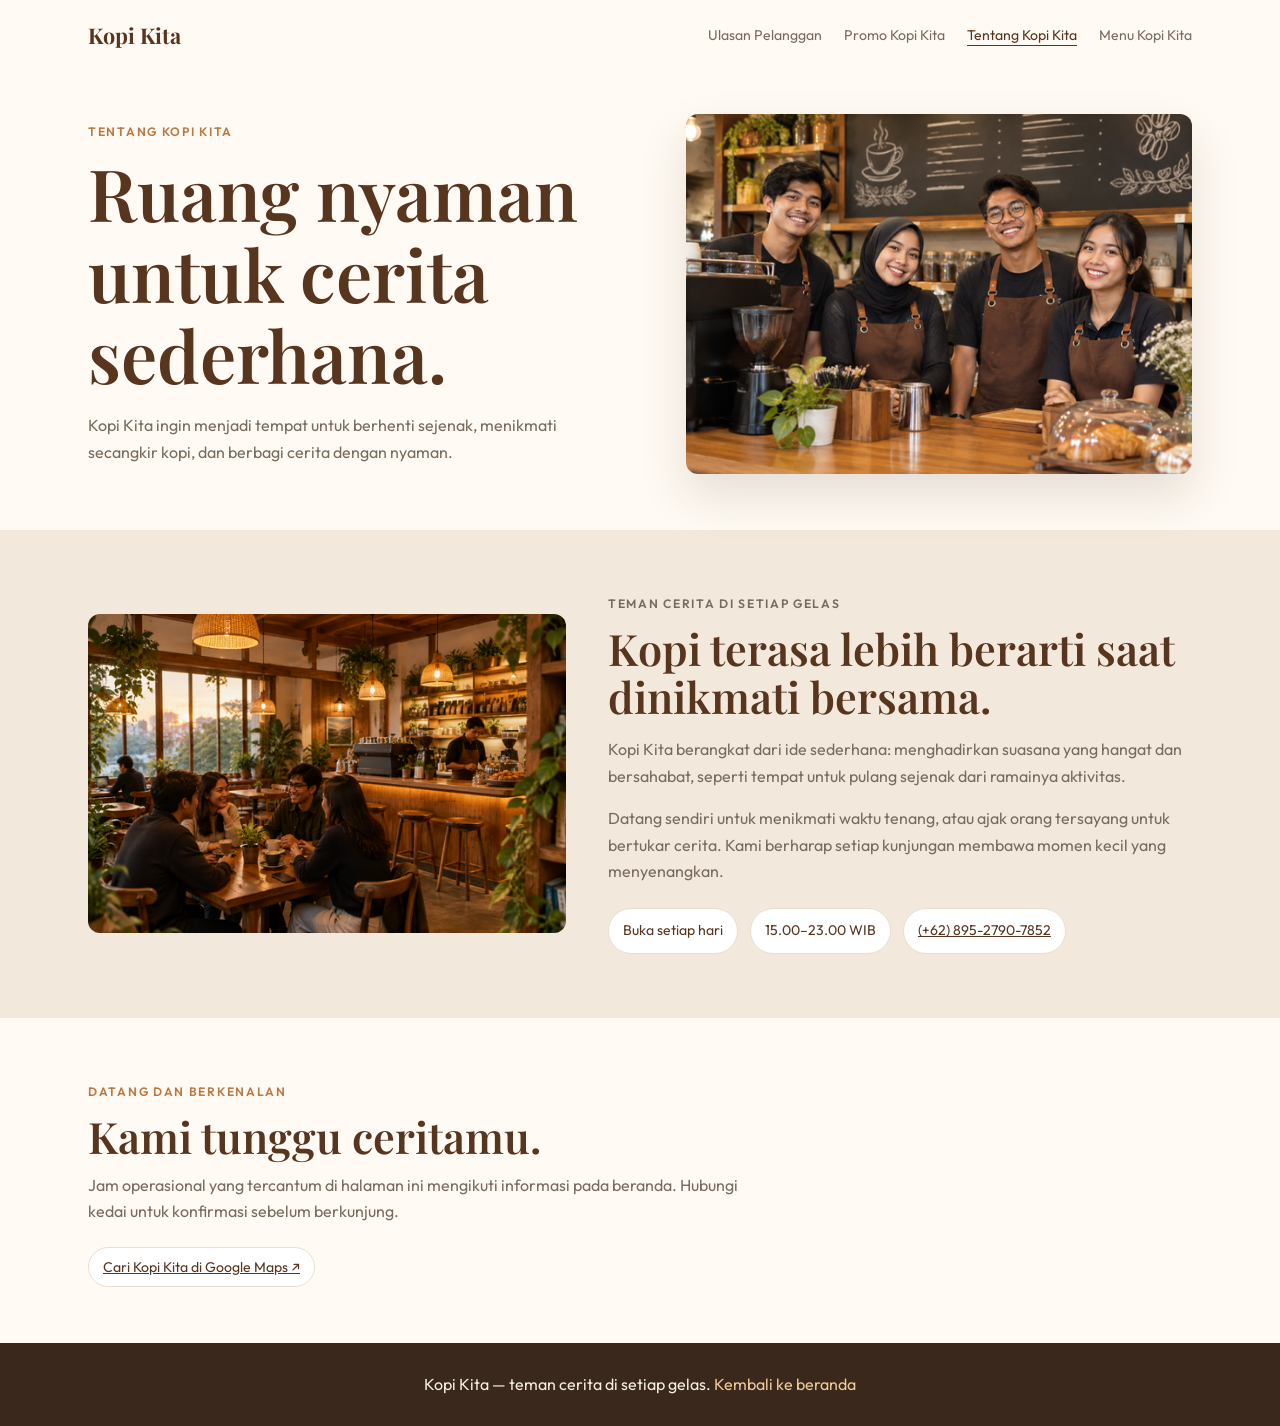
<file: tentang.html>
<!DOCTYPE html>
<html lang="id">
<head>
  <meta charset="utf-8">
  <meta name="viewport" content="width=device-width, initial-scale=1">
  <meta name="description" content="Kenali cerita, suasana, dan jam operasional Kopi Kita Teman Cerita.">
  <title>Tentang Kopi Kita | Kopi Kita</title>
  <link rel="preconnect" href="https://fonts.googleapis.com">
  <link rel="preconnect" href="https://fonts.gstatic.com" crossorigin>
  <link href="https://fonts.googleapis.com/css2?family=Outfit:wght@400;500;600&family=Playfair+Display:wght@600;700&display=swap" rel="stylesheet">
  <link rel="stylesheet" href="pages.css">
</head>
<body>
  <header class="site-header">
    <a class="site-logo" href="index.html">Kopi Kita</a>
    <nav class="site-nav" aria-label="Navigasi utama">
      <a href="ulasan.html">Ulasan Pelanggan</a>
      <a href="promo.html">Promo Kopi Kita</a>
      <a href="tentang.html" aria-current="page">Tentang Kopi Kita</a>
      <a href="menu.html">Menu Kopi Kita</a>
    </nav>
  </header>

  <main>
    <section class="page-hero">
      <div class="page-hero-copy">
        <p class="eyebrow">Tentang Kopi Kita</p>
        <h1>Ruang nyaman untuk cerita sederhana.</h1>
        <p>Kopi Kita ingin menjadi tempat untuk berhenti sejenak, menikmati secangkir kopi, dan berbagi cerita dengan nyaman.</p>
      </div>
      <img src="images/team.jpg" alt="Ilustrasi tim Kopi Kita menyambut pengunjung">
    </section>

    <section class="content-section">
      <div class="content-inner story-grid">
        <img src="images/cafe.jpg" alt="Suasana hangat kedai Kopi Kita">
        <div>
          <p class="eyebrow">Teman cerita di setiap gelas</p>
          <h2 class="section-heading">Kopi terasa lebih berarti saat dinikmati bersama.</h2>
          <p>Kopi Kita berangkat dari ide sederhana: menghadirkan suasana yang hangat dan bersahabat, seperti tempat untuk pulang sejenak dari ramainya aktivitas.</p>
          <p>Datang sendiri untuk menikmati waktu tenang, atau ajak orang tersayang untuk bertukar cerita. Kami berharap setiap kunjungan membawa momen kecil yang menyenangkan.</p>
          <div class="info-row">
            <span class="info-pill">Buka setiap hari</span>
            <span class="info-pill">15.00–23.00 WIB</span>
            <a class="info-pill" href="tel:+6289527907852">(+62) 895-2790-7852</a>
          </div>
        </div>
      </div>
    </section>

    <section class="content-section is-light">
      <div class="content-inner">
        <p class="eyebrow">Datang dan berkenalan</p>
        <h2 class="section-heading">Kami tunggu ceritamu.</h2>
        <p class="section-intro">Jam operasional yang tercantum di halaman ini mengikuti informasi pada beranda. Hubungi kedai untuk konfirmasi sebelum berkunjung.</p>
        <a class="info-pill" href="https://www.google.com/maps/search/Kopi+Kita" target="_blank" rel="noreferrer">Cari Kopi Kita di Google Maps ↗</a>
      </div>
    </section>
  </main>

  <footer class="site-footer">
    <p>Kopi Kita — teman cerita di setiap gelas. <a href="index.html">Kembali ke beranda</a></p>
  </footer>
</body>
</html>
</file>
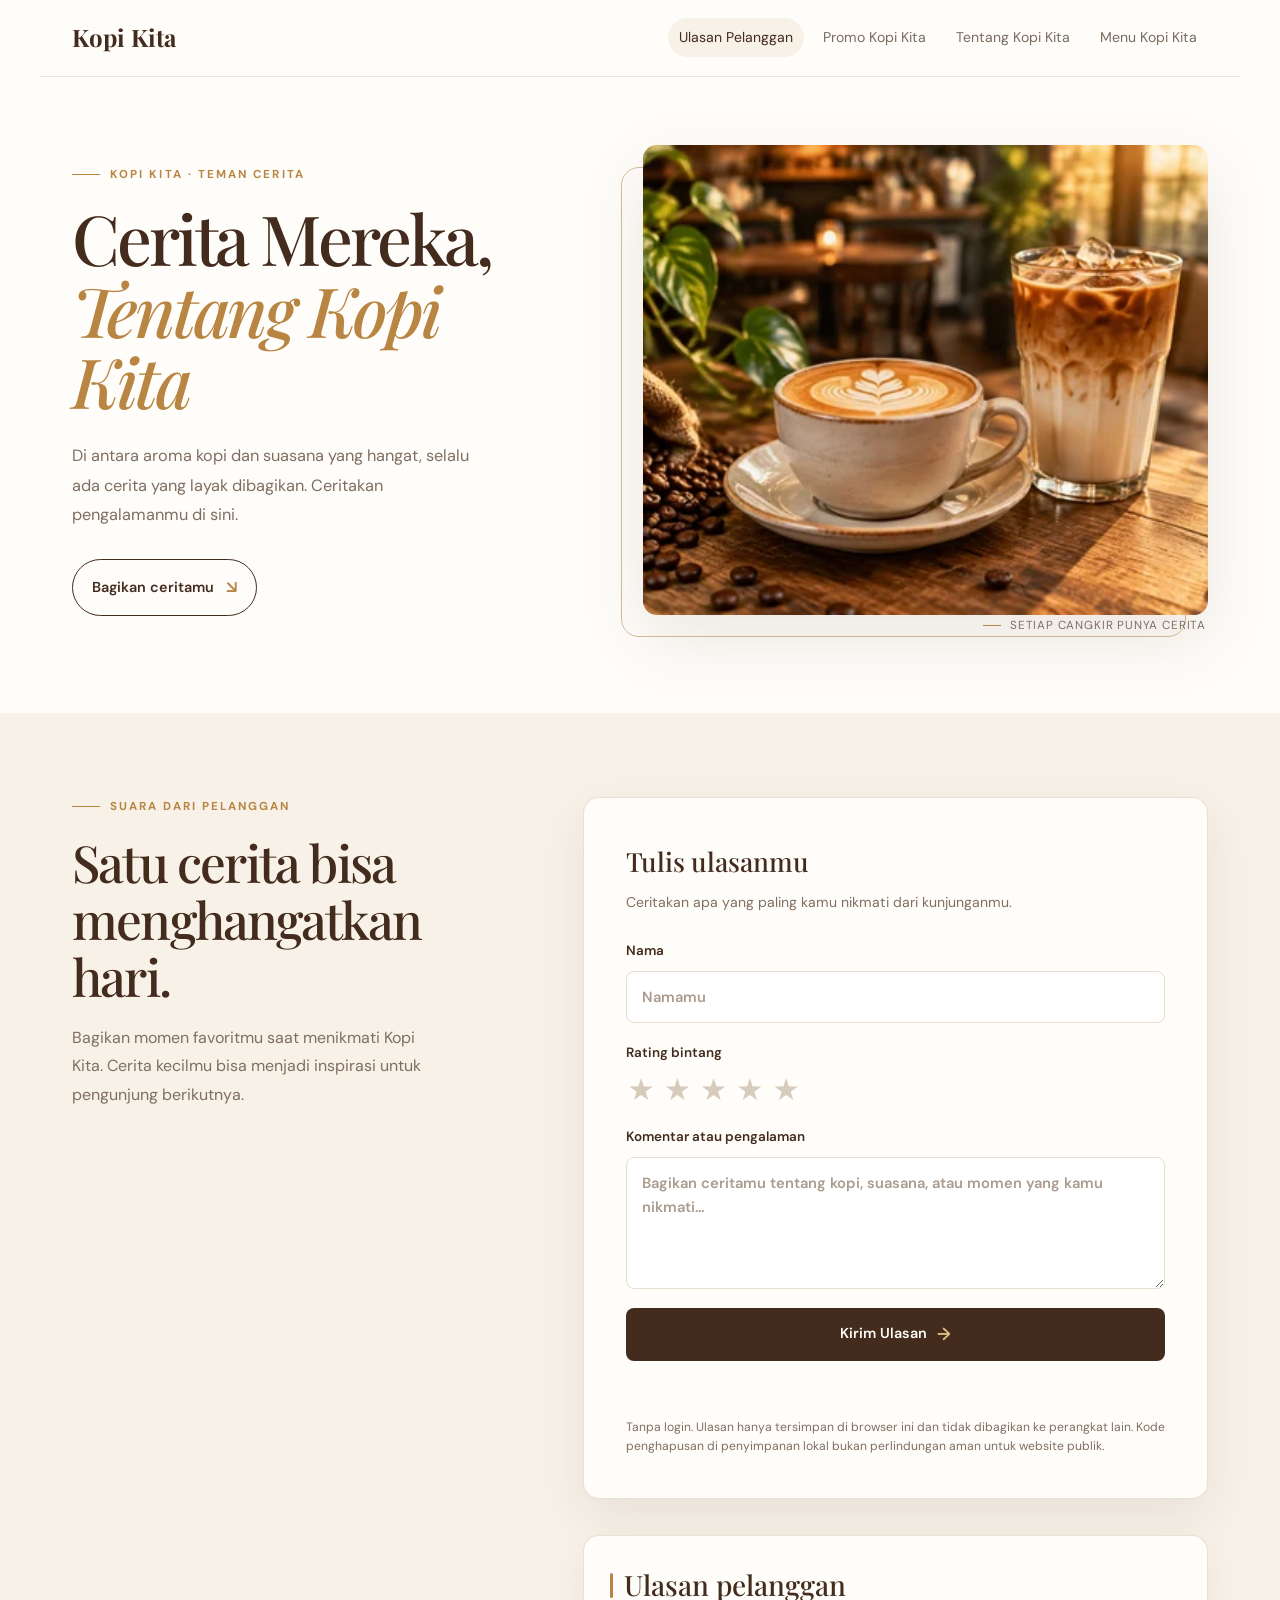
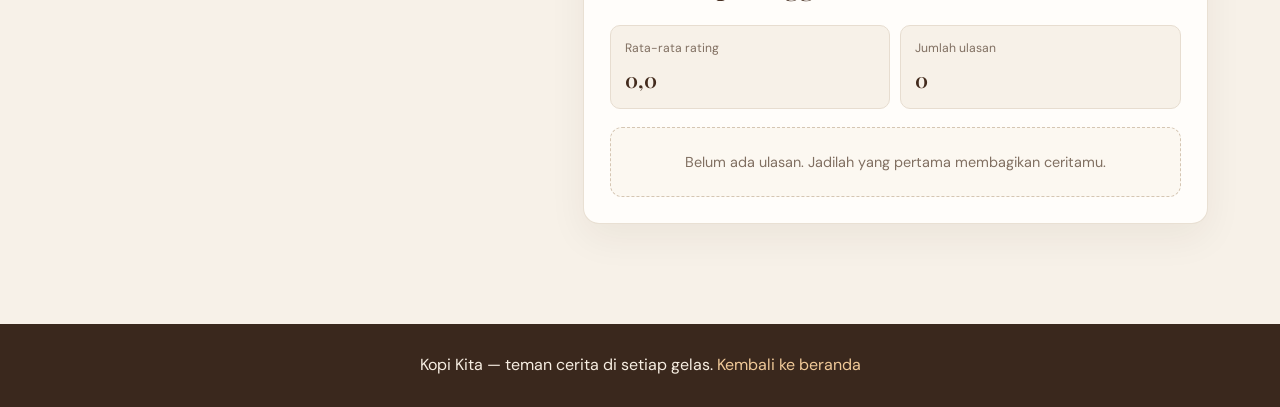
<file: ulasan.html>
<!DOCTYPE html>
<html lang="id">
<head>
  <meta charset="utf-8">
  <meta name="viewport" content="width=device-width, initial-scale=1">
  <meta name="description" content="Bagikan cerita dan pengalamanmu menikmati kopi di Kopi Kita.">
  <title>Ulasan Pelanggan | Kopi Kita</title>
  <link rel="preconnect" href="https://fonts.googleapis.com">
  <link rel="preconnect" href="https://fonts.gstatic.com" crossorigin>
  <link href="https://fonts.googleapis.com/css2?family=DM+Sans:wght@400;500;600;700&family=Playfair+Display:wght@500;600;700&display=swap" rel="stylesheet">
  <link rel="stylesheet" href="pages.css">
  <style>
    :root {
      --review-cream: #f7f1e8;
      --review-paper: #fffdfa;
      --review-coffee: #432b1d;
      --review-roast: #2e2018;
      --review-muted: #806f61;
      --review-gold: #b98542;
      --review-line: #e7ddd0;
      --review-shadow: 0 24px 70px rgba(58, 38, 23, 0.1);
    }

    html {
      scroll-behavior: smooth;
    }

    body {
      background: var(--review-paper);
      color: var(--review-roast);
      font-family: 'DM Sans', 'Outfit', system-ui, sans-serif;
    }

    .site-header {
      position: relative;
      max-width: 1200px;
      padding: 18px 32px;
      border-bottom: 1px solid rgba(231, 221, 208, 0.72);
    }

    .site-logo {
      color: var(--review-coffee);
      font-size: 1.5rem;
    }

    .site-nav {
      gap: 8px;
    }

    .site-nav a {
      padding: 8px 11px;
      border-radius: 999px;
      transition: background-color 180ms ease, color 180ms ease;
    }

    .site-nav a:hover,
    .site-nav a[aria-current="page"] {
      background: var(--review-cream);
      color: var(--review-coffee);
      text-decoration: none;
    }

    .site-nav a:focus-visible,
    .site-logo:focus-visible,
    .hero-link:focus-visible {
      outline: 3px solid rgba(185, 133, 66, 0.55);
      outline-offset: 3px;
    }

    .reviews-hero {
      display: grid;
      grid-template-columns: minmax(0, 0.88fr) minmax(0, 1.12fr);
      align-items: center;
      gap: clamp(36px, 7vw, 88px);
      max-width: 1200px;
      min-height: 570px;
      margin: 0 auto;
      padding: 68px 32px 76px;
    }

    .hero-copy {
      animation: rise-in 650ms ease both;
    }

    .hero-eyebrow,
    .section-eyebrow {
      display: flex;
      align-items: center;
      gap: 10px;
      margin: 0 0 18px;
      color: var(--review-gold);
      font-size: 0.72rem;
      font-weight: 700;
      letter-spacing: 0.18em;
      text-transform: uppercase;
    }

    .hero-eyebrow::before,
    .section-eyebrow::before {
      width: 28px;
      height: 1px;
      background: currentColor;
      content: "";
    }

    .hero-copy h1 {
      max-width: 580px;
      margin: 0;
      color: var(--review-coffee);
      font-family: 'Playfair Display', Georgia, serif;
      font-size: clamp(3rem, 5.4vw, 5.2rem);
      font-weight: 500;
      letter-spacing: -0.045em;
      line-height: 1.04;
    }

    .hero-copy h1 em {
      color: var(--review-gold);
      font-weight: 500;
    }

    .hero-description {
      max-width: 420px;
      margin: 24px 0 0;
      color: var(--review-muted);
      font-size: 1.02rem;
      line-height: 1.8;
    }

    .hero-link {
      display: inline-flex;
      align-items: center;
      gap: 12px;
      margin-top: 30px;
      padding: 13px 19px;
      border: 1px solid var(--review-coffee);
      border-radius: 999px;
      color: var(--review-coffee);
      font-size: 0.9rem;
      font-weight: 600;
      text-decoration: none;
      transition: background-color 180ms ease, color 180ms ease, transform 180ms ease;
    }

    .hero-link:hover {
      transform: translateY(-2px);
      background: var(--review-coffee);
      color: #fffdfa;
    }

    .hero-link span {
      color: var(--review-gold);
      font-size: 1.1rem;
    }

    .hero-photo {
      position: relative;
      min-width: 0;
      margin: 0;
      padding: 0 0 22px 22px;
      animation: rise-in 750ms 100ms ease both;
    }

    .hero-photo::before {
      position: absolute;
      inset: 22px 22px 0 0;
      border: 1px solid #d6bd98;
      border-radius: 18px;
      content: "";
    }

    .hero-photo img {
      position: relative;
      width: 100%;
      height: clamp(340px, 39vw, 470px);
      border-radius: 14px;
      object-fit: cover;
      object-position: center;
      box-shadow: var(--review-shadow);
      transition: transform 500ms ease;
    }

    .hero-photo:hover img {
      transform: translate(-4px, -4px);
    }

    .hero-photo figcaption {
      position: absolute;
      right: 2px;
      bottom: 1px;
      display: flex;
      align-items: center;
      gap: 9px;
      color: var(--review-muted);
      font-size: 0.73rem;
      letter-spacing: 0.07em;
      text-transform: uppercase;
    }

    .hero-photo figcaption::before {
      width: 18px;
      height: 1px;
      background: var(--review-gold);
      content: "";
    }

    .review-section {
      padding: 84px 32px 100px;
      background: var(--review-cream);
    }

    .review-layout {
      display: grid;
      grid-template-columns: minmax(280px, 0.82fr) minmax(0, 1.18fr);
      align-items: start;
      gap: clamp(32px, 6vw, 76px);
      max-width: 1136px;
      margin: 0 auto;
    }

    .review-intro {
      position: sticky;
      top: 28px;
    }

    .review-intro h2 {
      margin: 0;
      color: var(--review-coffee);
      font-family: 'Playfair Display', Georgia, serif;
      font-size: clamp(2.2rem, 4vw, 3.25rem);
      font-weight: 500;
      letter-spacing: -0.035em;
      line-height: 1.12;
    }

    .review-intro > p:last-child {
      max-width: 350px;
      margin: 18px 0 0;
      color: var(--review-muted);
      line-height: 1.8;
    }

    .review-form {
      padding: clamp(24px, 4vw, 42px);
      border: 1px solid rgba(231, 221, 208, 0.9);
      border-radius: 16px;
      background: var(--review-paper);
      box-shadow: 0 18px 54px rgba(58, 38, 23, 0.08);
    }

    .review-form h3,
    .reviews-heading {
      margin: 0;
      color: var(--review-coffee);
      font-family: 'Playfair Display', Georgia, serif;
      font-size: 1.65rem;
      font-weight: 500;
    }

    .form-caption {
      margin: 8px 0 26px;
      color: var(--review-muted);
      font-size: 0.88rem;
      line-height: 1.65;
    }

    .review-fields {
      display: grid;
      gap: 19px;
    }

    .review-fields > label,
    .rating-field legend {
      color: var(--review-coffee);
      font-size: 0.84rem;
      font-weight: 600;
    }

    .review-fields > label > input,
    .review-fields > label > textarea {
      display: block;
      width: 100%;
      margin-top: 8px;
      padding: 13px 15px;
      border: 1px solid var(--review-line);
      border-radius: 8px;
      background: #fff;
      color: var(--review-roast);
      font: inherit;
      font-size: 0.92rem;
      transition: border-color 180ms ease, box-shadow 180ms ease;
    }

    .review-fields > label > input::placeholder,
    .review-fields > label > textarea::placeholder {
      color: #aa9b8d;
    }

    .review-fields > label > input:focus,
    .review-fields > label > textarea:focus {
      border-color: var(--review-gold);
      outline: 0;
      box-shadow: 0 0 0 3px rgba(185, 133, 66, 0.14);
    }

    .review-fields textarea {
      min-height: 132px;
      resize: vertical;
    }

    .rating-field {
      margin: 0;
      padding: 0;
      border: 0;
    }

    .rating-field legend {
      margin-bottom: 9px;
      padding: 0;
    }

    .rating-options {
      display: flex;
      align-items: center;
      gap: 5px;
    }

    .rating-options input {
      position: absolute;
      width: 1px;
      height: 1px;
      overflow: hidden;
      clip-path: inset(50%);
      white-space: nowrap;
    }

    .rating-options label {
      padding: 2px;
      color: #d7cbbb;
      cursor: pointer;
      font-size: 1.9rem;
      line-height: 1;
      transition: color 140ms ease, transform 140ms ease;
    }

    .rating-options label.is-selected,
    .rating-options label.is-preview {
      color: var(--review-gold);
    }

    .rating-options label:hover {
      transform: translateY(-2px);
    }

    .rating-options input:focus-visible + label {
      border-radius: 4px;
      outline: 2px solid var(--review-gold);
      outline-offset: 2px;
    }

    .submit-review {
      display: inline-flex;
      align-items: center;
      justify-content: center;
      gap: 10px;
      min-height: 48px;
      padding: 12px 22px;
      border: 0;
      border-radius: 8px;
      background: var(--review-coffee);
      color: #fffdfa;
      cursor: pointer;
      font: inherit;
      font-size: 0.9rem;
      font-weight: 600;
      transition: background-color 180ms ease, box-shadow 180ms ease, transform 180ms ease;
    }

    .submit-review::after {
      color: #dfbd84;
      content: "→";
      font-size: 1.1rem;
    }

    .submit-review:hover {
      transform: translateY(-2px);
      background: #5a3925;
      box-shadow: 0 8px 20px rgba(67, 43, 29, 0.18);
    }

    .submit-review:focus-visible {
      outline: 3px solid rgba(185, 133, 66, 0.6);
      outline-offset: 3px;
    }

    .review-status {
      min-height: 1.5em;
      margin: 0;
      color: var(--review-coffee);
      font-size: 0.83rem;
      line-height: 1.5;
      overflow-wrap: anywhere;
    }

    .review-status.is-error {
      color: #9c3d2c;
    }

    .review-storage-note {
      margin: 18px 0 0;
      color: var(--review-muted);
      font-size: 0.76rem;
      line-height: 1.6;
    }

    .customer-reviews {
      margin-top: 36px;
      padding: 26px;
      border: 1px solid rgba(231, 221, 208, 0.9);
      border-radius: 16px;
      background: var(--review-paper);
      box-shadow: 0 14px 38px rgba(58, 38, 23, 0.06);
    }

    .reviews-heading {
      display: flex;
      align-items: center;
      gap: 11px;
      margin-bottom: 16px;
      font-size: 1.75rem;
    }

    .reviews-heading::before {
      width: 3px;
      height: 25px;
      border-radius: 3px;
      background: var(--review-gold);
      content: "";
    }

    .review-list {
      display: grid;
      gap: 12px;
    }

    .review-empty {
      margin: 0;
      padding: 22px;
      border: 1px dashed #d5c6b3;
      border-radius: 12px;
      background: #fcf8f1;
      color: var(--review-muted);
      font-size: 0.9rem;
      line-height: 1.7;
      text-align: center;
    }

    .review-card {
      padding: 20px 22px;
      border: 1px solid rgba(231, 221, 208, 0.9);
      border-radius: 12px;
      background: var(--review-paper);
      box-shadow: 0 10px 28px rgba(58, 38, 23, 0.055);
      animation: rise-in 420ms ease both;
      transition: border-color 180ms ease, box-shadow 180ms ease, transform 180ms ease;
    }

    .review-card:hover {
      transform: translateY(-2px);
      border-color: #dac9b2;
      box-shadow: 0 14px 30px rgba(58, 38, 23, 0.08);
    }

    .review-card-header {
      display: flex;
      align-items: center;
      gap: 13px;
    }

    .review-avatar {
      display: grid;
      width: 42px;
      height: 42px;
      flex: 0 0 auto;
      place-items: center;
      border: 1px solid #e8d7ba;
      border-radius: 50%;
      background: #f5ead9;
      color: var(--review-coffee);
      font-family: 'Playfair Display', Georgia, serif;
      font-size: 1.1rem;
    }

    .review-author {
      min-width: 0;
      margin: 0;
      color: var(--review-coffee);
      font-size: 0.96rem;
      font-weight: 700;
      overflow-wrap: anywhere;
    }

    .review-date {
      display: block;
      margin-top: 3px;
      color: var(--review-muted);
      font-size: 0.75rem;
    }

    .review-card .rating {
      margin: 16px 0 8px;
      color: var(--review-gold);
      font-size: 1rem;
      letter-spacing: 0.12em;
    }

    .review-summary {
      display: grid;
      grid-template-columns: repeat(2, minmax(0, 1fr));
      gap: 10px;
      margin: 0 0 18px;
    }

    .review-summary p {
      margin: 0;
      padding: 12px 14px;
      border: 1px solid var(--review-line);
      border-radius: 10px;
      background: var(--review-cream);
      color: var(--review-muted);
      font-size: 0.76rem;
    }

    .review-summary strong {
      display: block;
      margin-top: 4px;
      color: var(--review-coffee);
      font-family: 'Playfair Display', Georgia, serif;
      font-size: 1.3rem;
      font-weight: 600;
    }

    .delete-review {
      margin-top: 16px;
      padding: 8px 11px;
      border: 1px solid #e3c9bb;
      border-radius: 999px;
      background: #fffaf6;
      color: #8d3c2b;
      cursor: pointer;
      font: inherit;
      font-size: 0.76rem;
      font-weight: 600;
      transition: background-color 160ms ease, color 160ms ease;
    }

    .delete-review:hover {
      border-color: #8d3c2b;
      background: #8d3c2b;
      color: #fff;
    }

    .delete-confirmation {
      display: grid;
      gap: 10px;
      margin-top: 12px;
      padding: 12px;
      border: 1px solid var(--review-line);
      border-radius: 9px;
      background: #fffaf6;
    }

    .delete-confirmation label {
      color: var(--review-coffee);
      font-size: 0.78rem;
      line-height: 1.5;
    }

    .delete-confirmation input[type="password"] {
      width: 100%;
      min-height: 40px;
      margin-top: 5px;
      padding: 8px 10px;
      border: 1px solid var(--review-line);
      border-radius: 6px;
      font: inherit;
    }

    .delete-confirmation .delete-confirm-check {
      display: flex;
      align-items: flex-start;
      gap: 8px;
    }

    .delete-confirmation .delete-confirm-check input {
      margin-top: 3px;
      accent-color: #8d3c2b;
    }

    .delete-confirmation-actions {
      display: flex;
      gap: 8px;
    }

    .delete-confirmation-actions button {
      min-height: 38px;
      padding: 7px 10px;
      border: 1px solid #8d3c2b;
      border-radius: 6px;
      background: #8d3c2b;
      color: #fff;
      cursor: pointer;
      font: inherit;
      font-size: 0.76rem;
      font-weight: 600;
    }

    .delete-confirmation-actions .cancel-delete {
      border-color: var(--review-line);
      background: #fff;
      color: var(--review-coffee);
    }

    .delete-review:focus-visible,
    .copy-delete-token:focus-visible,
    .delete-confirmation button:focus-visible,
    .delete-confirmation input:focus-visible {
      outline: 3px solid rgba(185, 133, 66, 0.6);
      outline-offset: 3px;
    }

    .delete-token-panel {
      margin: 14px 0 0;
      padding: 14px;
      border: 1px solid #dfcfad;
      border-radius: 10px;
      background: #fbf5e9;
    }

    .delete-token-panel p {
      margin: 0;
      color: var(--review-coffee);
      font-size: 0.8rem;
      line-height: 1.6;
    }

    .delete-token-value {
      display: block;
      margin: 9px 0 12px;
      padding: 10px;
      border: 1px solid var(--review-line);
      border-radius: 7px;
      background: #fff;
      color: var(--review-coffee);
      font-size: 0.78rem;
      overflow-wrap: anywhere;
      user-select: all;
    }

    .copy-delete-token {
      padding: 8px 12px;
      border: 1px solid var(--review-coffee);
      border-radius: 7px;
      background: var(--review-coffee);
      color: #fffdfa;
      cursor: pointer;
      font: inherit;
      font-size: 0.78rem;
      font-weight: 600;
    }

    [hidden] {
      display: none !important;
    }

    .review-comment {
      margin: 0;
      color: #65564a;
      font-size: 0.9rem;
      line-height: 1.75;
      overflow-wrap: anywhere;
      white-space: pre-wrap;
    }

    @keyframes rise-in {
      from {
        opacity: 0;
        transform: translateY(14px);
      }

      to {
        opacity: 1;
        transform: translateY(0);
      }
    }

    @media (max-width: 760px) {
      .site-header {
        gap: 12px;
        padding: 16px 20px;
      }

      .site-nav {
        gap: 6px 10px;
      }

      .site-nav a {
        padding: 6px 9px;
        font-size: 0.82rem;
      }

      .reviews-hero {
        grid-template-columns: 1fr;
        gap: 34px;
        min-height: 0;
        padding: 54px 20px 58px;
      }

      .hero-copy h1 {
        font-size: clamp(3rem, 12vw, 4.5rem);
      }

      .hero-photo {
        padding: 0 0 19px 14px;
      }

      .hero-photo::before {
        inset: 14px 14px 0 0;
      }

      .hero-photo img {
        height: clamp(260px, 72vw, 390px);
      }

      .hero-photo figcaption {
        right: 0;
        font-size: 0.65rem;
      }

      .review-section {
        padding: 60px 20px 72px;
      }

      .review-layout {
        grid-template-columns: 1fr;
        gap: 30px;
      }

      .review-intro {
        position: static;
      }

      .review-intro > p:last-child {
        margin-top: 12px;
      }

      .review-form {
        padding: 24px 20px;
      }

      .submit-review {
        width: 100%;
      }

      .review-summary {
        gap: 8px;
      }

      .customer-reviews {
        margin-top: 28px;
        padding: 20px 16px;
      }

      .review-summary p {
        padding: 11px 10px;
        font-size: 0.72rem;
      }

      .review-card {
        padding: 18px;
      }

    }

    @media (prefers-reduced-motion: reduce) {
      *,
      *::before,
      *::after {
        scroll-behavior: auto !important;
        animation-duration: 0.01ms !important;
        animation-iteration-count: 1 !important;
        transition-duration: 0.01ms !important;
      }
    }
  </style>
</head>
<body>
  <header class="site-header">
    <a class="site-logo" href="index.html">Kopi Kita</a>
    <nav class="site-nav" aria-label="Navigasi utama">
      <a href="ulasan.html" aria-current="page">Ulasan Pelanggan</a>
      <a href="promo.html">Promo Kopi Kita</a>
      <a href="tentang.html">Tentang Kopi Kita</a>
      <a href="menu.html">Menu Kopi Kita</a>
    </nav>
  </header>

  <main>
    <section class="reviews-hero" aria-labelledby="hero-heading">
      <div class="hero-copy">
        <p class="hero-eyebrow">Kopi Kita · Teman Cerita</p>
        <h1 id="hero-heading">Cerita Mereka,<br><em>Tentang Kopi Kita</em></h1>
        <p class="hero-description">Di antara aroma kopi dan suasana yang hangat, selalu ada cerita yang layak dibagikan. Ceritakan pengalamanmu di sini.</p>
        <a class="hero-link" href="#form-ulasan">Bagikan ceritamu <span aria-hidden="true">↘</span></a>
      </div>
      <figure class="hero-photo">
        <img src="images/hero.jpg" alt="Secangkir latte dan kopi dingin di meja kayu yang hangat">
        <figcaption>Setiap cangkir punya cerita</figcaption>
      </figure>
    </section>

    <section class="review-section" aria-labelledby="review-section-title">
      <div class="review-layout">
        <div class="review-intro">
          <p class="section-eyebrow">Suara dari pelanggan</p>
          <h2 id="review-section-title">Satu cerita bisa menghangatkan hari.</h2>
          <p>Bagikan momen favoritmu saat menikmati Kopi Kita. Cerita kecilmu bisa menjadi inspirasi untuk pengunjung berikutnya.</p>
        </div>

        <div class="review-content">
          <form class="review-form" id="review-form">
            <h3 id="form-ulasan">Tulis ulasanmu</h3>
            <p class="form-caption">Ceritakan apa yang paling kamu nikmati dari kunjunganmu.</p>
            <div class="review-fields">
              <label for="review-name">
                Nama
                <input id="review-name" name="name" type="text" maxlength="50" autocomplete="name" placeholder="Namamu" required>
              </label>

              <fieldset class="rating-field">
                <legend>Rating bintang</legend>
                <div class="rating-options" role="group" aria-label="Pilih rating dari 1 sampai 5 bintang">
                  <input id="rating-1" name="rating" type="radio" value="1" required>
                  <label for="rating-1" aria-label="1 bintang" title="1 bintang">★</label>
                  <input id="rating-2" name="rating" type="radio" value="2">
                  <label for="rating-2" aria-label="2 bintang" title="2 bintang">★</label>
                  <input id="rating-3" name="rating" type="radio" value="3">
                  <label for="rating-3" aria-label="3 bintang" title="3 bintang">★</label>
                  <input id="rating-4" name="rating" type="radio" value="4">
                  <label for="rating-4" aria-label="4 bintang" title="4 bintang">★</label>
                  <input id="rating-5" name="rating" type="radio" value="5">
                  <label for="rating-5" aria-label="5 bintang" title="5 bintang">★</label>
                </div>
              </fieldset>

              <label for="review-comment">
                Komentar atau pengalaman
                <textarea id="review-comment" name="comment" maxlength="600" placeholder="Bagikan ceritamu tentang kopi, suasana, atau momen yang kamu nikmati..." required></textarea>
              </label>

              <button class="submit-review" type="submit">Kirim Ulasan</button>
              <p class="review-status" id="review-status" role="status" aria-live="polite"></p>
            </div>
            <p class="review-storage-note">Tanpa login. Ulasan hanya tersimpan di browser ini dan tidak dibagikan ke perangkat lain. Kode penghapusan di penyimpanan lokal bukan perlindungan aman untuk website publik.</p>
            <div class="delete-token-panel" id="delete-token-panel" hidden>
              <p>Simpan kode ini untuk menghapus ulasan. Siapa pun yang memiliki kode dapat menghapusnya.</p>
              <code class="delete-token-value" id="delete-token-value"></code>
              <button class="copy-delete-token" id="copy-delete-token" type="button">Salin kode penghapusan</button>
            </div>
          </form>

          <section class="customer-reviews" aria-labelledby="reviews-heading">
            <h3 class="reviews-heading" id="reviews-heading">Ulasan pelanggan</h3>
            <div class="review-summary" aria-label="Ringkasan ulasan">
              <p>Rata-rata rating<strong id="average-rating">—</strong></p>
              <p>Jumlah ulasan<strong id="review-count">—</strong></p>
            </div>
            <div class="review-list" id="review-list" aria-live="polite" aria-label="Ulasan pelanggan">
              <p class="review-empty">Belum ada ulasan. Jadilah yang pertama membagikan ceritamu.</p>
            </div>
          </section>
        </div>
      </div>
    </section>
  </main>

  <footer class="site-footer">
    <p>Kopi Kita — teman cerita di setiap gelas. <a href="index.html">Kembali ke beranda</a></p>
  </footer>

  <script>
    const reviewStorageKey = 'kopi-kita-ulasan-local';
    const reviewForm = document.querySelector('#review-form');
    const reviewList = document.querySelector('#review-list');
    const reviewStatus = document.querySelector('#review-status');
    const averageRating = document.querySelector('#average-rating');
    const reviewCount = document.querySelector('#review-count');
    const deleteTokenPanel = document.querySelector('#delete-token-panel');
    const deleteTokenValue = document.querySelector('#delete-token-value');
    const copyDeleteTokenButton = document.querySelector('#copy-delete-token');
    const ratingInputs = [...reviewForm.querySelectorAll('input[name="rating"]')];
    let reviews = [];
    let displayedTokenReviewId = null;
    let hasInvalidStoredReviews = false;

    function setStatus(element, message, isError = false) {
      element.textContent = message;
      element.classList.toggle('is-error', isError);
    }

    function setFormsEnabled(enabled) {
      [...reviewForm.elements].forEach((element) => {
        element.disabled = !enabled;
      });
    }

    function makeReviewCard(review) {
      const card = document.createElement('article');
      card.className = 'review-card';

      const header = document.createElement('div');
      header.className = 'review-card-header';

      const avatar = document.createElement('span');
      avatar.className = 'review-avatar';
      avatar.setAttribute('aria-hidden', 'true');
      avatar.textContent = review.name.trim().charAt(0).toLocaleUpperCase('id-ID') || '?';

      const identity = document.createElement('div');
      const author = document.createElement('h4');
      author.className = 'review-author';
      author.textContent = review.name;

      const date = document.createElement('time');
      date.className = 'review-date';
      date.dateTime = review.created_at;
      date.textContent = new Intl.DateTimeFormat('id-ID', { dateStyle: 'long' }).format(new Date(review.created_at));
      identity.append(author, date);
      header.append(avatar, identity);

      const stars = document.createElement('p');
      stars.className = 'rating';
      stars.textContent = '★'.repeat(review.rating) + '☆'.repeat(5 - review.rating);
      stars.setAttribute('aria-label', `${review.rating} dari 5 bintang`);

      const comment = document.createElement('p');
      comment.className = 'review-comment';
      comment.textContent = review.comment;

      card.append(header, stars, comment);

      const deleteButton = document.createElement('button');
      deleteButton.className = 'delete-review';
      deleteButton.type = 'button';
      deleteButton.textContent = 'Hapus ulasan saya';
      deleteButton.setAttribute('aria-label', `Hapus ulasan dari ${review.name} menggunakan kode privat`);
      const deleteForm = document.createElement('form');
      deleteForm.className = 'delete-confirmation';
      deleteForm.hidden = true;

      const tokenLabel = document.createElement('label');
      tokenLabel.textContent = 'Kode privat';
      const tokenInput = document.createElement('input');
      tokenInput.type = 'password';
      tokenInput.autocomplete = 'off';
      tokenInput.required = true;
      tokenInput.setAttribute('aria-label', 'Kode privat penghapusan');
      tokenLabel.append(tokenInput);

      const confirmationLabel = document.createElement('label');
      confirmationLabel.className = 'delete-confirm-check';
      const confirmationInput = document.createElement('input');
      confirmationInput.type = 'checkbox';
      confirmationInput.required = true;
      const confirmationText = document.createElement('span');
      confirmationText.textContent = 'Saya yakin ingin menghapus ulasan ini.';
      confirmationLabel.append(confirmationInput, confirmationText);

      const actions = document.createElement('div');
      actions.className = 'delete-confirmation-actions';
      const cancelButton = document.createElement('button');
      cancelButton.className = 'cancel-delete';
      cancelButton.type = 'button';
      cancelButton.textContent = 'Batal';
      const confirmButton = document.createElement('button');
      confirmButton.type = 'submit';
      confirmButton.textContent = 'Konfirmasi hapus';
      actions.append(cancelButton, confirmButton);
      deleteForm.append(tokenLabel, confirmationLabel, actions);

      deleteButton.addEventListener('click', () => {
        deleteButton.hidden = true;
        deleteForm.hidden = false;
        tokenInput.focus();
      });
      cancelButton.addEventListener('click', () => {
        deleteForm.reset();
        deleteForm.hidden = true;
        deleteButton.hidden = false;
      });
      deleteForm.addEventListener('submit', (event) => {
        event.preventDefault();
        if (deleteForm.reportValidity()) deleteReview(review.id, tokenInput.value);
      });
      card.append(deleteButton, deleteForm);

      return card;
    }

    function renderReviews() {
      reviewList.replaceChildren();
      if (reviews.length === 0) {
        const emptyState = document.createElement('p');
        emptyState.className = 'review-empty';
        emptyState.textContent = 'Belum ada ulasan. Jadilah yang pertama membagikan ceritamu.';
        reviewList.append(emptyState);
        return;
      }

      reviews.forEach((review) => reviewList.append(makeReviewCard(review)));
    }

    function renderListMessage(message) {
      const state = document.createElement('p');
      state.className = 'review-empty';
      state.textContent = message;
      reviewList.replaceChildren(state);
    }

    function updateRatingStars() {
      const selectedRating = Number(reviewForm.querySelector('input[name="rating"]:checked')?.value || 0);
      ratingInputs.forEach((input) => {
        input.nextElementSibling.classList.toggle('is-selected', Number(input.value) <= selectedRating);
      });
    }

    function isReview(review) {
      return review
        && typeof review.id === 'string'
        && typeof review.name === 'string'
        && Number.isInteger(review.rating)
        && review.rating >= 1
        && review.rating <= 5
        && typeof review.comment === 'string'
        && typeof review.created_at === 'string'
        && !Number.isNaN(Date.parse(review.created_at))
        && typeof review.deletion_token === 'string';
    }

    function loadReviews() {
      try {
        const savedReviews = localStorage.getItem(reviewStorageKey);
        const parsedReviews = savedReviews ? JSON.parse(savedReviews) : [];
        if (!Array.isArray(parsedReviews)) throw new Error('Data ulasan tidak valid.');

        reviews = parsedReviews.filter(isReview);
        if (reviews.length !== parsedReviews.length) {
          hasInvalidStoredReviews = true;
        }
        renderReviews();
        return true;
      } catch (error) {
        reviews = [];
        renderListMessage('Ulasan lokal gagal dibaca. Penyimpanan browser mungkin tidak tersedia atau datanya rusak.');
        setStatus(reviewStatus, 'Penyimpanan lokal gagal dibaca. Ulasan baru tidak dapat disimpan.', true);
        return false;
      }
    }

    function saveReviews(nextReviews) {
      try {
        localStorage.setItem(reviewStorageKey, JSON.stringify(nextReviews));
        return true;
      } catch (error) {
        setStatus(reviewStatus, 'Ulasan gagal disimpan. Periksa ruang penyimpanan browser lalu coba lagi.', true);
        return false;
      }
    }

    function updateReviewSummary() {
      const count = reviews.length;
      const average = count
        ? reviews.reduce((total, review) => total + review.rating, 0) / count
        : 0;
      averageRating.textContent = average.toLocaleString('id-ID', {
        minimumFractionDigits: 1,
        maximumFractionDigits: 1
      });
      reviewCount.textContent = count.toLocaleString('id-ID');
    }

    function createDeletionToken() {
      return createRandomHex(32);
    }

    function createRandomHex(byteLength) {
      const values = new Uint8Array(byteLength);
      window.crypto.getRandomValues(values);
      return Array.from(values, (value) => value.toString(16).padStart(2, '0')).join('');
    }

    function deleteReview(id, deletionToken) {
      const review = reviews.find((item) => item.id === id);
      if (!review) {
        setStatus(reviewStatus, 'Ulasan tidak ditemukan.', true);
        return;
      }

      if (deletionToken.trim() !== review.deletion_token) {
        setStatus(reviewStatus, 'Kode privat salah. Ulasan tidak dihapus.', true);
        return;
      }

      const nextReviews = reviews.filter((item) => item.id !== id);
      if (!saveReviews(nextReviews)) return;

      reviews = nextReviews;
      renderReviews();
      updateReviewSummary();
      if (displayedTokenReviewId === id) {
        displayedTokenReviewId = null;
        deleteTokenValue.textContent = '';
        deleteTokenPanel.hidden = true;
      }
      setStatus(reviewStatus, 'Ulasan berhasil dihapus.');
    }

    ratingInputs.forEach((input) => {
      input.addEventListener('change', updateRatingStars);
      input.nextElementSibling.addEventListener('mouseenter', () => {
        const hoveredRating = Number(input.value);
        ratingInputs.forEach((star) => {
          star.nextElementSibling.classList.toggle('is-preview', Number(star.value) <= hoveredRating);
        });
      });
      input.nextElementSibling.addEventListener('mouseleave', () => {
        ratingInputs.forEach((star) => star.nextElementSibling.classList.remove('is-preview'));
      });
    });

    reviewForm.addEventListener('submit', (event) => {
      event.preventDefault();
      if (!reviewForm.reportValidity()) return;

      const formData = new FormData(reviewForm);
      const name = formData.get('name').trim();
      const comment = formData.get('comment').trim();
      const rating = Number(formData.get('rating'));

      if (!name || !comment) {
        reviewStatus.classList.add('is-error');
        reviewStatus.textContent = 'Nama dan komentar tidak boleh hanya berisi spasi.';
        (!name ? reviewForm.elements.name : reviewForm.elements.comment).focus();
        return;
      }

      if (rating < 1 || rating > 5) {
        setStatus(reviewStatus, 'Silakan pilih rating bintang dari 1 sampai 5.', true);
        return;
      }

      const submitButton = reviewForm.querySelector('[type="submit"]');
      submitButton.disabled = true;
      try {
        const newReview = {
          id: createRandomHex(16),
          name,
          rating,
          comment,
          created_at: new Date().toISOString(),
          deletion_token: createDeletionToken()
        };
        const nextReviews = [newReview, ...reviews];
        if (!saveReviews(nextReviews)) return;

        reviews = nextReviews;
        displayedTokenReviewId = newReview.id;
        renderReviews();
        updateReviewSummary();
        reviewForm.reset();
        updateRatingStars();
        deleteTokenValue.textContent = newReview.deletion_token;
        deleteTokenPanel.hidden = false;
        setStatus(reviewStatus, 'Ulasan berhasil dikirim di browser ini. Simpan kode privat di bawah ini untuk menghapusnya nanti.');
      } catch (error) {
        setStatus(reviewStatus, 'Ulasan gagal diproses. Pastikan browser mendukung penyimpanan lokal dan coba lagi.', true);
      } finally {
        submitButton.disabled = false;
      }
    });

    copyDeleteTokenButton.addEventListener('click', async () => {
      if (!navigator.clipboard?.writeText) {
        setStatus(reviewStatus, 'Penyalinan otomatis tidak tersedia. Pilih kode lalu salin secara manual.', true);
        return;
      }
      try {
        await navigator.clipboard.writeText(deleteTokenValue.textContent);
        setStatus(reviewStatus, 'Kode penghapusan berhasil disalin.');
      } catch (error) {
        setStatus(reviewStatus, 'Kode tidak berhasil disalin. Pilih kode lalu salin secara manual.', true);
      }
    });

    if (loadReviews()) {
      setFormsEnabled(true);
      updateReviewSummary();
      if (hasInvalidStoredReviews) {
        setStatus(reviewStatus, 'Sebagian data lokal tidak valid dan tidak ditampilkan.', true);
      }
    } else {
      setFormsEnabled(false);
    }
  </script>
</body>
</html>
</file>
<file: pages.css>
:root {
  color-scheme: light;
  --page-bg: #fffaf3;
  --page-ink: #241910;
  --page-brown: #58351f;
  --page-muted: #796b5e;
  --page-line: #e8ded1;
  --page-accent: #bb7840;
  --page-card: #ffffff;
}

* {
  box-sizing: border-box;
}

body {
  margin: 0;
  background: var(--page-bg);
  color: var(--page-ink);
  font-family: 'Outfit', system-ui, sans-serif;
  line-height: 1.65;
}

img {
  display: block;
  width: 100%;
  object-fit: cover;
}

a {
  color: inherit;
}

.site-header {
  display: flex;
  align-items: center;
  justify-content: space-between;
  gap: 24px;
  max-width: 1160px;
  margin: 0 auto;
  padding: 18px 28px;
}

.site-logo {
  color: var(--page-brown);
  font-family: 'Playfair Display', serif;
  font-size: 1.35rem;
  font-weight: 700;
  text-decoration: none;
  white-space: nowrap;
}

.site-nav {
  display: flex;
  align-items: center;
  gap: 22px;
  flex-wrap: wrap;
}

.site-nav a {
  color: var(--page-muted);
  font-size: 0.88rem;
  text-decoration: none;
}

.site-nav a:hover,
.site-nav a[aria-current="page"] {
  color: var(--page-brown);
  text-decoration: underline;
  text-underline-offset: 5px;
}

.page-hero {
  min-height: 340px;
  display: grid;
  grid-template-columns: 1fr 0.9fr;
  align-items: center;
  gap: 36px;
  max-width: 1160px;
  margin: 0 auto;
  padding: 42px 28px 56px;
}

.page-hero-copy {
  max-width: 590px;
}

.eyebrow {
  margin: 0 0 10px;
  color: var(--page-accent);
  font-size: 0.76rem;
  font-weight: 600;
  letter-spacing: 0.14em;
  text-transform: uppercase;
}

.page-hero h1,
.section-heading {
  margin: 0;
  color: var(--page-brown);
  font-family: 'Playfair Display', Georgia, serif;
  font-weight: 600;
  line-height: 1.12;
}

.page-hero h1 {
  font-size: clamp(2.5rem, 6vw, 4.5rem);
}

.page-hero-copy > p:last-child {
  max-width: 520px;
  margin: 18px 0 0;
  color: var(--page-muted);
}

.page-hero img {
  min-height: 260px;
  max-height: 360px;
  border-radius: 12px;
  box-shadow: 0 22px 48px rgba(62, 37, 19, 0.13);
}

.content-section {
  padding: 64px 28px;
  background: #f2e9dc;
}

.content-section.is-light {
  background: var(--page-bg);
}

.content-inner {
  max-width: 1104px;
  margin: 0 auto;
}

.section-heading {
  font-size: clamp(1.8rem, 4vw, 2.7rem);
}

.section-intro {
  max-width: 650px;
  margin: 12px 0 28px;
  color: var(--page-muted);
}

.card-grid {
  display: grid;
  grid-template-columns: repeat(3, minmax(0, 1fr));
  gap: 20px;
}

.content-card {
  overflow: hidden;
  border: 1px solid var(--page-line);
  border-radius: 10px;
  background: var(--page-card);
}

.content-card > img {
  height: 210px;
}

.card-copy {
  padding: 22px;
}

.card-copy h2,
.card-copy h3 {
  margin: 0 0 8px;
  color: var(--page-brown);
  font-family: 'Playfair Display', Georgia, serif;
  font-size: 1.3rem;
  line-height: 1.25;
}

.card-copy p {
  margin: 8px 0 0;
  color: var(--page-muted);
}

.card-label {
  display: inline-block;
  margin-bottom: 12px;
  color: var(--page-accent);
  font-size: 0.72rem;
  font-weight: 600;
  letter-spacing: 0.08em;
  text-transform: uppercase;
}

.rating {
  color: #b87936;
  letter-spacing: 0.1em;
}

.price {
  margin-top: 16px !important;
  color: var(--page-brown) !important;
  font-weight: 600;
}

.original-price {
  margin-right: 8px;
  color: var(--page-muted);
  font-size: 0.85em;
  font-weight: 400;
}

.sample-price {
  display: block;
  color: var(--page-muted);
  font-size: 0.72rem;
  font-weight: 400;
}

.cart-trigger,
.add-to-cart,
.checkout-button {
  border: 0;
  border-radius: 6px;
  background: var(--page-brown);
  color: #fff;
  cursor: pointer;
  font: inherit;
  font-weight: 600;
  text-decoration: none;
}

.cart-trigger {
  padding: 9px 13px;
}

.cart-count {
  display: inline-grid;
  min-width: 22px;
  height: 22px;
  margin-left: 4px;
  padding: 0 5px;
  place-items: center;
  border-radius: 999px;
  background: #fff;
  color: var(--page-brown);
  font-size: 0.75rem;
}

.add-to-cart {
  width: 100%;
  margin-top: 14px;
  padding: 11px 14px;
}

.cart-trigger:hover,
.add-to-cart:hover,
.checkout-button:hover {
  background: #754a2b;
}

.cart-trigger:focus-visible,
.add-to-cart:focus-visible,
.checkout-button:focus-visible,
.cart-close:focus-visible,
.cart-quantity button:focus-visible {
  outline: 3px solid #d9a65f;
  outline-offset: 3px;
}

.cart-dialog {
  width: min(520px, calc(100% - 28px));
  max-height: min(80vh, 720px);
  padding: 24px;
  border: 1px solid var(--page-line);
  border-radius: 12px;
  color: var(--page-ink);
  box-shadow: 0 24px 80px rgba(0, 0, 0, 0.24);
}

.cart-dialog::backdrop {
  background: rgba(26, 20, 16, 0.55);
}

.cart-header {
  display: flex;
  align-items: flex-start;
  justify-content: space-between;
  gap: 16px;
}

.cart-header .eyebrow {
  margin-bottom: 4px;
}

.cart-close {
  width: 38px;
  height: 38px;
  border: 1px solid var(--page-line);
  border-radius: 50%;
  background: #fff;
  color: var(--page-brown);
  cursor: pointer;
  font-size: 1.5rem;
  line-height: 1;
}

.cart-status {
  min-height: 1.5em;
  margin: 12px 0;
  color: var(--page-muted);
  font-size: 0.85rem;
}

.cart-items {
  display: grid;
  gap: 12px;
  max-height: 36vh;
  margin: 0;
  padding: 0;
  overflow-y: auto;
  list-style: none;
}

.cart-item {
  display: flex;
  align-items: center;
  justify-content: space-between;
  gap: 16px;
  padding: 14px 0;
  border-bottom: 1px solid var(--page-line);
}

.cart-item-name {
  margin: 0;
  color: var(--page-brown);
  font-weight: 600;
}

.cart-item-price {
  margin: 2px 0 0;
  color: var(--page-muted);
  font-size: 0.84rem;
}

.cart-quantity {
  display: flex;
  align-items: center;
  gap: 10px;
  white-space: nowrap;
}

.cart-quantity button {
  width: 32px;
  height: 32px;
  border: 1px solid var(--page-line);
  border-radius: 50%;
  background: #fff;
  color: var(--page-brown);
  cursor: pointer;
  font: inherit;
  font-size: 1.1rem;
}

.cart-empty {
  padding: 18px 0;
  color: var(--page-muted);
}

.cart-total {
  display: flex;
  justify-content: space-between;
  margin: 18px 0;
  padding-top: 16px;
  border-top: 1px solid var(--page-line);
}

.cart-total strong {
  color: var(--page-brown);
}

.checkout-button {
  display: block;
  padding: 12px 16px;
  text-align: center;
}

.checkout-button[aria-disabled="true"] {
  opacity: 0.5;
  pointer-events: none;
}

.cart-note {
  margin: 12px 0 0;
  color: var(--page-muted);
  font-size: 0.78rem;
}

.notice {
  margin: 24px 0 0;
  padding: 14px 18px;
  border-left: 3px solid var(--page-accent);
  background: rgba(255, 255, 255, 0.72);
  color: var(--page-muted);
  font-size: 0.88rem;
}

.story-grid {
  display: grid;
  grid-template-columns: 0.9fr 1.1fr;
  align-items: center;
  gap: 42px;
}

.story-grid img {
  min-height: 300px;
  border-radius: 12px;
}

.story-grid p {
  color: var(--page-muted);
}

.info-row {
  display: flex;
  gap: 12px;
  flex-wrap: wrap;
  margin-top: 24px;
}

.info-pill {
  padding: 10px 14px;
  border: 1px solid var(--page-line);
  border-radius: 999px;
  background: #fff;
  color: var(--page-brown);
  font-size: 0.88rem;
}

.site-footer {
  padding: 28px;
  background: #3a281d;
  color: #f7eee2;
  text-align: center;
}

.site-footer p {
  margin: 0;
}

.site-footer a {
  color: #f0c998;
  text-decoration: none;
}

@media (max-width: 760px) {
  .site-header {
    align-items: flex-start;
    flex-direction: column;
    gap: 12px;
    padding: 16px 20px;
  }

  .site-nav {
    gap: 10px 18px;
  }

  .cart-trigger {
    width: 100%;
    text-align: center;
  }

  .page-hero,
  .story-grid {
    grid-template-columns: 1fr;
  }

  .page-hero {
    gap: 24px;
    padding: 36px 20px 44px;
  }

  .page-hero img {
    min-height: 220px;
    max-height: 300px;
  }

  .content-section {
    padding: 48px 20px;
  }

  .card-grid {
    grid-template-columns: 1fr;
  }

  .cart-dialog {
    padding: 20px;
  }

  .story-grid {
    gap: 24px;
  }
}
</file>
